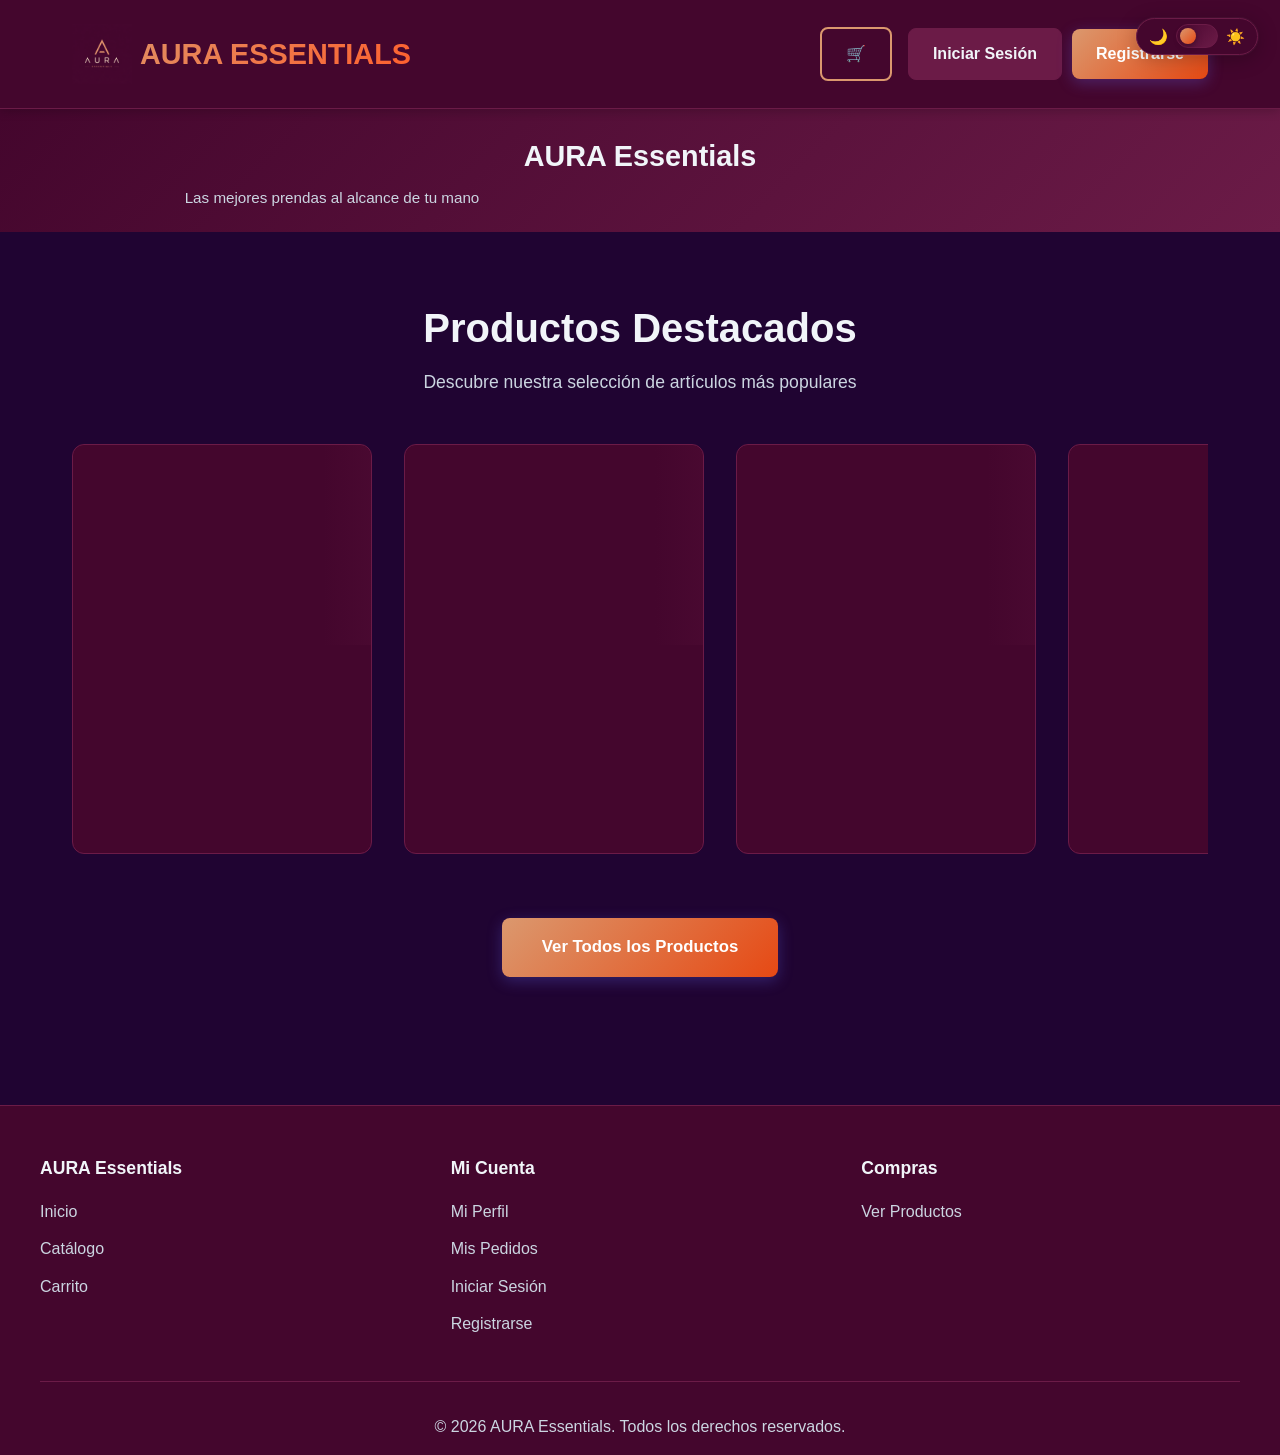
<file: IU/index.html>
<!DOCTYPE html>
<html lang="es">
<head>
  <meta charset="UTF-8">
  <meta name="viewport" content="width=device-width, initial-scale=1.0">
  <title>AURA Essentials</title>
  <link rel="icon" type="image/png" href="img/dark_logo.png">
  <link rel="stylesheet" href="style/styles.css">
  <link rel="stylesheet" href="style/sidebar-styles.css">
</head>
<body>
  <div id="navbar-container"></div>

  <section class="hero" id="inicio">
    <h1>AURA Essentials</h1>
    <p class="center">Las mejores prendas al alcance de tu mano</p>
  </section>

  <section class="products-section" id="productos">
    <div class="section-header">
      <h2>Productos Destacados</h2>
      <p>Descubre nuestra selección de artículos más populares</p>
    </div>
    <div class="products-grid" id="productsContainer">
    </div>
    <div class="section-footer">
      <a href="products.html" class="btn btn-primary">Ver Todos los Productos</a>
    </div>
  </section>

  <div id="footer-container"></div>

  <script src="js/config.js"></script>
  <script src="js/theme-switch.js"></script>

  <script src="js/add-to-cart.js"></script>
  <script src="js/product-card.js"></script>
  <script src="js/featured.js"></script>
  <script src="js/sidebar-manager.js"></script>
  <script src="js/navbar.js"></script>
  <script src="js/footer.js"></script>
  <script src="js/toast.js"></script>
</body>
</html>
</file>
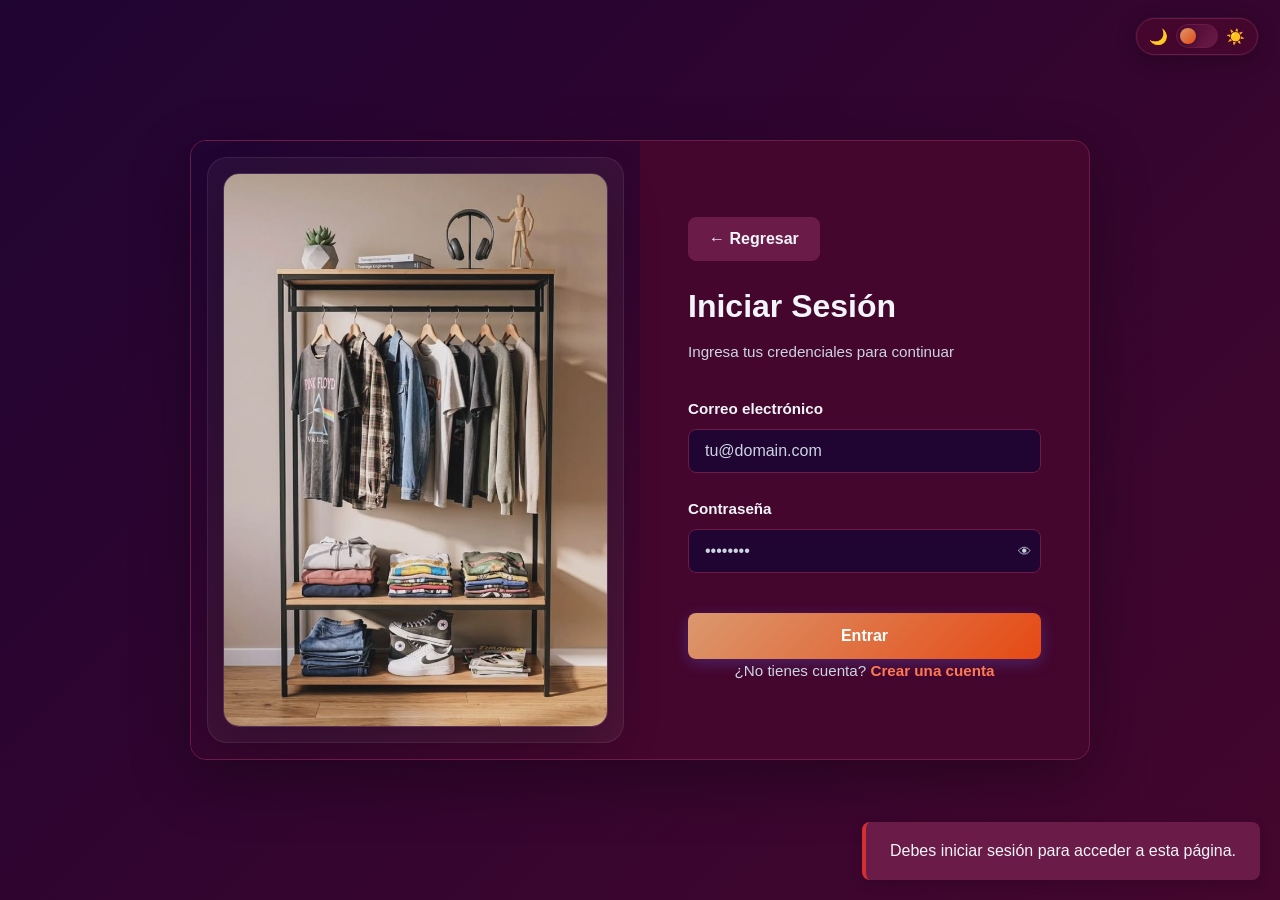
<file: IU/admin-dashboard.html>
<!DOCTYPE html>
<html lang="es">
<head>
  <meta charset="UTF-8">
  <meta name="viewport" content="width=device-width, initial-scale=1.0">
  <title>Panel de Admin - AURA Essentials</title>
  <link rel="icon" type="image/png" href="img/dark_logo.png">
  <link rel="stylesheet" href="style/styles.css">
  <link rel="stylesheet" href="style/sidebar-styles.css">
  <link rel="stylesheet" href="style/admin-styles.css">
  <script src="js/auth.js"></script>
</head>
<body style="display: none;">
  <div id="navbar-container"></div>

  <main class="section admin-main">

    <!-- HEADER DEL PANEL -->
    <div class="dashboard-header">
      <div class="dashboard-intro">
        <h1>Panel de Administración</h1>
        <p>Gestiona productos, usuarios, categorías, tags y más desde aquí.</p>
      </div>
      <a href="index.html" class="btn btn-outline">Volver al Inicio</a>
    </div>

    <!-- STATS -->
    <div class="stats-grid">
      <article class="stat-card">
        <h3>Usuarios</h3>
        <p id="statUsers">—</p>
        <span>Registrados en total</span>
      </article>
      <article class="stat-card">
        <h3>Productos</h3>
        <p id="statProducts">—</p>
        <span>En el catálogo</span>
      </article>
      <article class="stat-card">
        <h3>Categorías</h3>
        <p id="statCategories">—</p>
        <span>Activas</span>
      </article>
      <article class="stat-card">
        <h3>Ventas Totales</h3>
        <p id="statSalesAmount">$0.00</p>
        <span>Ingresos</span>
      </article>
      <article class="stat-card">
        <h3>Pedidos</h3>
        <p id="statSalesCount">—</p>
        <span>Registrados</span>
      </article>
    </div>

    <!-- TABS DE NAVEGACIÓN -->
    <div class="admin-tabs">
      <button class="admin-tab active" data-tab="productos">Productos</button>
      <button class="admin-tab" data-tab="usuarios">Usuarios</button>
      <button class="admin-tab" data-tab="ventas">Ventas</button>
      <button class="admin-tab" data-tab="categorias">Categorías</button>
      <button class="admin-tab" data-tab="tags">Tags</button>
      <button class="admin-tab" data-tab="colores">Colores</button>
      <button class="admin-tab" data-tab="tallas">Tallas</button>
    </div>

    <!-- ===================== TAB: PRODUCTOS ===================== -->
    <section class="tab-content active" id="tab-productos">
      <div class="section-actions">
        <h2>Productos</h2>
        <button class="btn btn-primary" id="btnNuevoProducto">+ Nuevo Producto</button>
      </div>

      <!-- FORMULARIO CREAR/EDITAR PRODUCTO -->
      <div class="admin-form-panel" id="formProducto" style="display:none">
        <h3 id="formProductoTitle">Crear Producto</h3>
        <div class="form-grid">
          <input type="hidden" id="productoId">
          <div class="form-group">
            <label>Nombre *</label>
            <input type="text" id="productoNombre" placeholder="Nombre del producto">
          </div>
          <div class="form-group">
            <label>Precio *</label>
            <input type="number" id="productoPrecio" placeholder="0.00" step="0.01" min="0">
          </div>
          <div class="form-group">
            <label>Categoría</label>
            <select id="productoCategoriaId">
              <option value="">Sin categoría</option>
            </select>
          </div>
          <div class="form-group">
            <label>Descuento (%)</label>
            <input type="number" id="productoDescuento" placeholder="0" min="0" max="100" value="0">
          </div>
          <div class="form-group checkbox-group" style="align-items: center; padding-top: 1.5rem;">
            <label><input type="checkbox" id="productoActivo" checked> Activo</label>
            <label><input type="checkbox" id="productoDestacado"> Destacado</label>
          </div>
          <div class="form-group" style="grid-column: span 2;">
            <label>Tags (Ctrl+click para múltiples)</label>
            <select id="productoTags" multiple style="height: 100px; padding: 0.5rem;"></select>
          </div>
        </div>
        <div class="form-actions">
          <button class="btn btn-primary" id="btnGuardarProducto">Guardar</button>
          <button class="btn btn-outline" id="btnCancelarProducto">Cancelar</button>
        </div>
      </div>

      <div class="table-panel">
        <div class="table-search">
          <input type="text" id="searchProducto" placeholder="Buscar producto por nombre...">
          <select id="filterCategoriaAdmin" style="padding: 0.5rem; border-radius: 4px; border: 1px solid var(--border-color); background: var(--surface); color: var(--text-primary);"><option value="">Todas las categorías</option></select>
          <select id="filterEstadoAdmin" style="padding: 0.5rem; border-radius: 4px; border: 1px solid var(--border-color); background: var(--surface); color: var(--text-primary);">
            <option value="true">Activos</option>
            <option value="false">Inactivos</option>
            <option value="">Todos</option>
          </select>
          <button class="btn btn-outline" id="btnBuscarProducto">Buscar / Filtrar</button>
          <button class="btn btn-outline" id="btnTodosProductos">Limpiar</button>
        </div>
        <table id="tablaProductos">
          <thead>
            <tr>
              <th>ID</th><th>Nombre</th><th>Precio</th><th>Categoría</th>
              <th>Descuento</th><th>Estado</th><th>Destacado</th><th>Acciones</th>
            </tr>
          </thead>
          <tbody id="bodyProductos"><tr><td colspan="8">Cargando...</td></tr></tbody>
        </table>
        <div class="pagination" id="paginacionProductos"></div>
      </div>
    </section>

    <!-- Modal Gestion de Variantes -->
    <div class="admin-modal" id="modalVariantes" style="display:none">
      <div class="modal-content" style="max-width: 800px; width: 90%; max-height: 90vh; overflow-y: auto;">
        <div style="display: flex; justify-content: space-between; align-items: center; margin-bottom: 1rem;">
          <h2 id="modalVariantesTitle">Variantes de Producto</h2>
          <button class="btn btn-outline" id="btnCerrarModalVariantes">Cerrar</button>
        </div>
        
        <div style="margin-bottom: 1rem;">
          <button class="btn btn-primary" id="btnNuevaVariante">+ Añadir Variante</button>
        </div>

        <div class="admin-form-panel" id="formVariante" style="display:none; margin-bottom: 2rem;">
          <h3 id="formVarianteTitle">Crear Variante</h3>
          <div class="form-grid">
            <input type="hidden" id="varianteId">
            <input type="hidden" id="varianteProductoId">
            <input type="hidden" id="varianteImageUrl">
            <div class="form-group">
              <label>Color</label>
              <select id="varianteColorId"><option value="">Sin color</option></select>
            </div>
            <div class="form-group">
              <label>Talla</label>
              <select id="varianteTallaId"><option value="">Sin talla</option></select>
            </div>
            <div class="form-group">
              <label>Stock *</label>
              <input type="number" id="varianteStock" placeholder="0" min="0">
            </div>
            <div class="form-group">
              <label>Subir imagen (obligatorio) <span class="required" style="color: var(--error);">*</span></label>
              <input type="file" id="varianteImageFile" accept="image/*">
              <div style="margin-top: 10px; font-size: 0.85em; color: var(--text-secondary); font-weight: 500;">O elige una imagen ya subida para este producto:</div>
              <div id="varianteImageGallery" style="display: flex; flex-wrap: wrap; gap: 8px; margin-top: 8px;"></div>
            </div>
          </div>
          <div class="form-actions">
            <button class="btn btn-primary" id="btnGuardarVariante">Guardar</button>
            <button class="btn btn-outline" id="btnCancelarVariante">Cancelar</button>
          </div>
        </div>

        <div class="table-panel">
          <table id="tablaVariantes">
            <thead>
              <tr>
                <th>ID</th><th>Imagen</th><th>Color</th><th>Talla</th>
                <th>Stock</th><th>Estado</th><th>Acciones</th>
              </tr>
            </thead>
            <tbody id="bodyVariantes"><tr><td colspan="7">Cargando...</td></tr></tbody>
          </table>
        </div>
      </div>
    </div>

    <!-- ===================== TAB: USUARIOS ===================== -->
    <section class="tab-content" id="tab-usuarios">
      <div class="section-actions">
        <h2>Usuarios</h2>
        <button class="btn btn-primary" id="btnNuevoUsuario">+ Nuevo Usuario</button>
      </div>
      <div class="table-panel">
        <div class="table-search">
          <select id="searchUsuarioTipo" style="padding: 0.5rem; border: 1px solid var(--border-color); border-radius: 8px; background: var(--surface); color: var(--text-primary); margin-right: 0.5rem;">
            <option value="nombre">Nombre</option>
            <option value="email">Email</option>
          </select>
          <input type="text" id="searchUsuario" placeholder="Buscar usuario...">
          <button class="btn btn-outline" id="btnBuscarUsuario">Buscar</button>
          <button class="btn btn-outline" id="btnTodosUsuarios">Ver todos</button>
        </div>
        <table id="tablaUsuarios">
          <thead>
            <tr>
              <th>Nombre Completo</th><th>Email</th>
              <th>Teléfono</th><th>Dirección</th><th>Estado</th><th>Rol</th><th>Fecha Registro</th><th>Último Acceso</th><th>Acciones</th>
            </tr>
          </thead>
          <tbody id="bodyUsuarios"><tr><td colspan="9">Cargando...</td></tr></tbody>
        </table>
      </div>

      <!-- Modal Editar Usuario -->
      <div class="admin-modal" id="modalRol" style="display:none">
        <div class="modal-content" style="max-width: 500px; width: 90%;">
          <h3 id="modalUsuarioTitle">Editar Usuario</h3>
          <div class="form-grid">
            <div class="form-group">
              <label>Nombre</label>
              <input type="text" id="modalUsuarioFirstName">
            </div>
            <div class="form-group">
              <label>Apellido</label>
              <input type="text" id="modalUsuarioLastName">
            </div>
            <div class="form-group" style="grid-column: span 2;">
              <label>Email</label>
              <input type="email" id="modalUsuarioEmail">
            </div>
            <div class="form-group">
              <label>Teléfono</label>
              <input type="text" id="modalUsuarioPhone">
            </div>
            <div class="form-group" style="grid-column: span 2;">
              <label>Dirección</label>
              <input type="text" id="modalUsuarioAddress">
            </div>
            <div class="form-group">
              <label>Rol</label>
              <select id="modalRolRole">
                <option value="USER">USER</option>
                <option value="ADMIN">ADMIN</option>
              </select>
            </div>
            <div class="form-group">
              <label>Estado</label>
              <select id="modalUsuarioActive">
                <option value="true">Activo</option>
                <option value="false">Inactivo</option>
              </select>
            </div>
            <div class="form-group">
              <label>Nueva Contraseña (opcional)</label>
              <input type="password" id="modalUsuarioPassword" placeholder="Dejar en blanco para no cambiar">
            </div>
            <div class="form-group">
              <label>Confirmar Contraseña</label>
              <input type="password" id="modalUsuarioConfirmPassword" placeholder="Repite la contraseña">
            </div>
          </div>
          <div class="form-actions" style="margin-top: 1.5rem;">
            <button class="btn btn-primary" id="btnConfirmarRol">Guardar Cambios</button>
            <button class="btn btn-outline" id="btnCancelarRol">Cancelar</button>
          </div>
        </div>
      </div>
    </section>

    <!-- ===================== TAB: VENTAS ===================== -->
    <section class="tab-content" id="tab-ventas">
      <div class="section-actions">
        <h2>Ventas / Pedidos</h2>
      </div>

      <div class="table-panel">
        <table id="tablaVentas">
          <thead>
            <tr><th>ID</th><th>Usuario</th><th>Fecha</th><th>Total</th><th>Estado</th><th>Acciones</th></tr>
          </thead>
          <tbody id="bodyVentas"><tr><td colspan="6">Cargando...</td></tr></tbody>
        </table>
      </div>

      <!-- Modal Editar Venta -->
      <div class="admin-modal" id="modalVenta" style="display:none">
        <div class="modal-content" style="max-width: 600px; width: 90%;">
          <h3>Editar Venta #<span id="modalVentaIdDisplay"></span></h3>
          <input type="hidden" id="modalVentaId">
          <div class="form-grid">
            <div class="form-group">
              <label>Estado de Venta</label>
              <select id="modalVentaStatus">
                <option value="PENDING">PENDING</option>
                <option value="PAID">PAID</option>
                <option value="CANCELLED">CANCELLED</option>
                <option value="REFUNDED">REFUNDED</option>
              </select>
            </div>
            <div class="form-group" style="grid-column: span 2;">
              <label>Dirección de Envío</label>
              <input type="text" id="modalVentaAddress">
            </div>
            <div class="form-group" style="grid-column: span 2;">
              <label>Reporte de Estado (Notas)</label>
              <input type="text" id="modalVentaReport">
            </div>
            <div class="form-group" style="grid-column: span 2; border: 1px solid var(--danger-color, #ff4d4f); padding: 1rem; border-radius: 8px;">
              <label style="color: var(--danger-color, #ff4d4f);">Zona de Peligro: Confirmación</label>
              <p style="font-size: 0.85rem; margin-bottom: 0.5rem; opacity: 0.8;">Para guardar los cambios, escribe la palabra <strong>confirmar</strong> en el campo de abajo.</p>
              <input type="text" id="modalVentaConfirm" placeholder="Escribe confirmar...">
            </div>
          </div>
          <div class="form-actions" style="margin-top: 1.5rem;">
            <button class="btn btn-primary" id="btnGuardarVenta" disabled>Guardar Cambios</button>
            <button class="btn btn-outline" id="btnCancelarVenta">Cancelar</button>
          </div>
        </div>
      </div>
    </section>

    <!-- Modal Ver Pago -->
    <div class="admin-modal" id="modalPago" style="display:none">
      <div class="modal-content" style="max-width: 600px; width: 90%;">
        <div style="display:flex;justify-content:space-between;align-items:center;">
          <h3>Historial de Pagos de Venta #<span id="modalPagoSaleId"></span></h3>
          <button class="btn btn-outline btn-sm" id="btnCerrarModalPago">Cerrar</button>
        </div>
        <table class="table" style="width: 100%; margin-top: 1rem; text-align: left;">
          <thead>
            <tr>
              <th>ID Pago</th>
              <th>Método</th>
              <th>Monto</th>
              <th>Estado</th>
              <th>Fecha</th>
            </tr>
          </thead>
          <tbody id="bodyModalPagos">
          </tbody>
        </table>
      </div>
    </div>

    <!-- ===================== TAB: CATEGORÍAS ===================== -->
    <section class="tab-content" id="tab-categorias">
      <div class="section-actions">
        <h2>Categorías</h2>
        <button class="btn btn-primary" id="btnNuevaCategoria">+ Nueva Categoría</button>
      </div>

      <div class="admin-form-panel" id="formCategoria" style="display:none">
        <h3 id="formCategoriaTitle">Crear Categoría</h3>
        <div class="form-grid">
          <input type="hidden" id="categoriaId">
          <div class="form-group">
            <label>Nombre *</label>
            <input type="text" id="categoriaNombre" placeholder="Nombre de la categoría">
          </div>
        </div>
        <div class="form-actions">
          <button class="btn btn-primary" id="btnGuardarCategoria">Guardar</button>
          <button class="btn btn-outline" id="btnCancelarCategoria">Cancelar</button>
        </div>
      </div>

      <div class="table-panel">
        <table id="tablaCategorias">
          <thead>
            <tr><th>ID</th><th>Nombre</th><th>Estado</th><th>Acciones</th></tr>
          </thead>
          <tbody id="bodyCategorias"><tr><td colspan="3">Cargando...</td></tr></tbody>
        </table>
        <div class="pagination" id="paginacionCategorias"></div>
      </div>
    </section>

    <!-- ===================== TAB: TAGS ===================== -->
    <section class="tab-content" id="tab-tags">
      <div class="section-actions">
        <h2>Tags</h2>
        <button class="btn btn-primary" id="btnNuevoTag">+ Nuevo Tag</button>
      </div>

      <div class="admin-form-panel" id="formTag" style="display:none">
        <h3 id="formTagTitle">Crear Tag</h3>
        <div class="form-grid">
          <input type="hidden" id="tagId">
          <div class="form-group">
            <label>Nombre *</label>
            <input type="text" id="tagNombre" placeholder="Nombre del tag">
          </div>
        </div>
        <div class="form-actions">
          <button class="btn btn-primary" id="btnGuardarTag">Guardar</button>
          <button class="btn btn-outline" id="btnCancelarTag">Cancelar</button>
        </div>
      </div>

      <div class="table-panel">
        <table id="tablaTags">
          <thead>
            <tr><th>ID</th><th>Nombre</th><th>Acciones</th></tr>
          </thead>
          <tbody id="bodyTags"><tr><td colspan="3">Cargando...</td></tr></tbody>
        </table>
        <div class="pagination" id="paginacionTags"></div>
      </div>
    </section>

    <!-- ===================== TAB: COLORES ===================== -->
    <section class="tab-content" id="tab-colores">
      <div class="section-actions">
        <h2>Colores</h2>
        <button class="btn btn-primary" id="btnNuevoColor">+ Nuevo Color</button>
      </div>

      <div class="admin-form-panel" id="formColor" style="display:none">
        <h3 id="formColorTitle">Crear Color</h3>
        <div class="form-grid">
          <input type="hidden" id="colorId">
          <div class="form-group">
            <label>Nombre *</label>
            <input type="text" id="colorNombre" placeholder="Ej: Rojo">
          </div>

        </div>
        <div class="form-actions">
          <button class="btn btn-primary" id="btnGuardarColor">Guardar</button>
          <button class="btn btn-outline" id="btnCancelarColor">Cancelar</button>
        </div>
      </div>

      <div class="table-panel">
        <table id="tablaColores">
          <thead>
            <tr><th>ID</th><th>Nombre</th><th>Acciones</th></tr>
          </thead>
          <tbody id="bodyColores"><tr><td colspan="3">Cargando...</td></tr></tbody>
        </table>
        <div class="pagination" id="paginacionColores"></div>
      </div>
    </section>

    <!-- ===================== TAB: TALLAS ===================== -->
    <section class="tab-content" id="tab-tallas">
      <div class="section-actions">
        <h2>Tallas</h2>
        <button class="btn btn-primary" id="btnNuevaTalla">+ Nueva Talla</button>
      </div>

      <div class="admin-form-panel" id="formTalla" style="display:none">
        <h3 id="formTallaTitle">Crear Talla</h3>
        <div class="form-grid">
          <input type="hidden" id="tallaId">
          <div class="form-group">
            <label>Nombre *</label>
            <input type="text" id="tallaNombre" placeholder="Ej: XL">
          </div>
        </div>
        <div class="form-actions">
          <button class="btn btn-primary" id="btnGuardarTalla">Guardar</button>
          <button class="btn btn-outline" id="btnCancelarTalla">Cancelar</button>
        </div>
      </div>

      <div class="table-panel">
        <table id="tablaTallas">
          <thead>
            <tr><th>ID</th><th>Nombre</th><th>Acciones</th></tr>
          </thead>
          <tbody id="bodyTallas"><tr><td colspan="3">Cargando...</td></tr></tbody>
        </table>
        <div class="pagination" id="paginacionTallas"></div>
      </div>
    </section>
    
    <!-- Modal Detalles Venta -->
    <div class="admin-modal" id="modalDetallesVenta" style="display:none">
      <div class="modal-content" style="max-width: 600px;">
        <h3>Productos de la Venta #<span id="modalDetallesVentaSaleId"></span></h3>
        <table class="table" style="width: 100%; margin-top: 1rem;">
          <thead>
            <tr>
              <th>ID Variante</th>
              <th>Producto</th>
              <th>Cantidad</th>
              <th>Subtotal</th>
            </tr>
          </thead>
          <tbody id="bodyDetallesVenta">
          </tbody>
        </table>
        <div class="form-actions" style="margin-top: 1.5rem;">
          <button class="btn btn-outline" id="btnCerrarModalDetallesVenta">Cerrar</button>
        </div>
      </div>
    </div>

  </main>

  <div id="footer-container"></div>

  <script src="js/config.js"></script>
  <script src="js/theme-switch.js"></script>
  <script src="js/navbar.js"></script>
  <script src="js/footer.js"></script>
  <script src="js/toast.js"></script>
  <script src="js/admin-core.js"></script>
  <script src="js/admin-products.js"></script>
  <script src="js/admin-users.js"></script>
  <script src="js/admin-orders.js"></script>
</body>
</html>
</file>
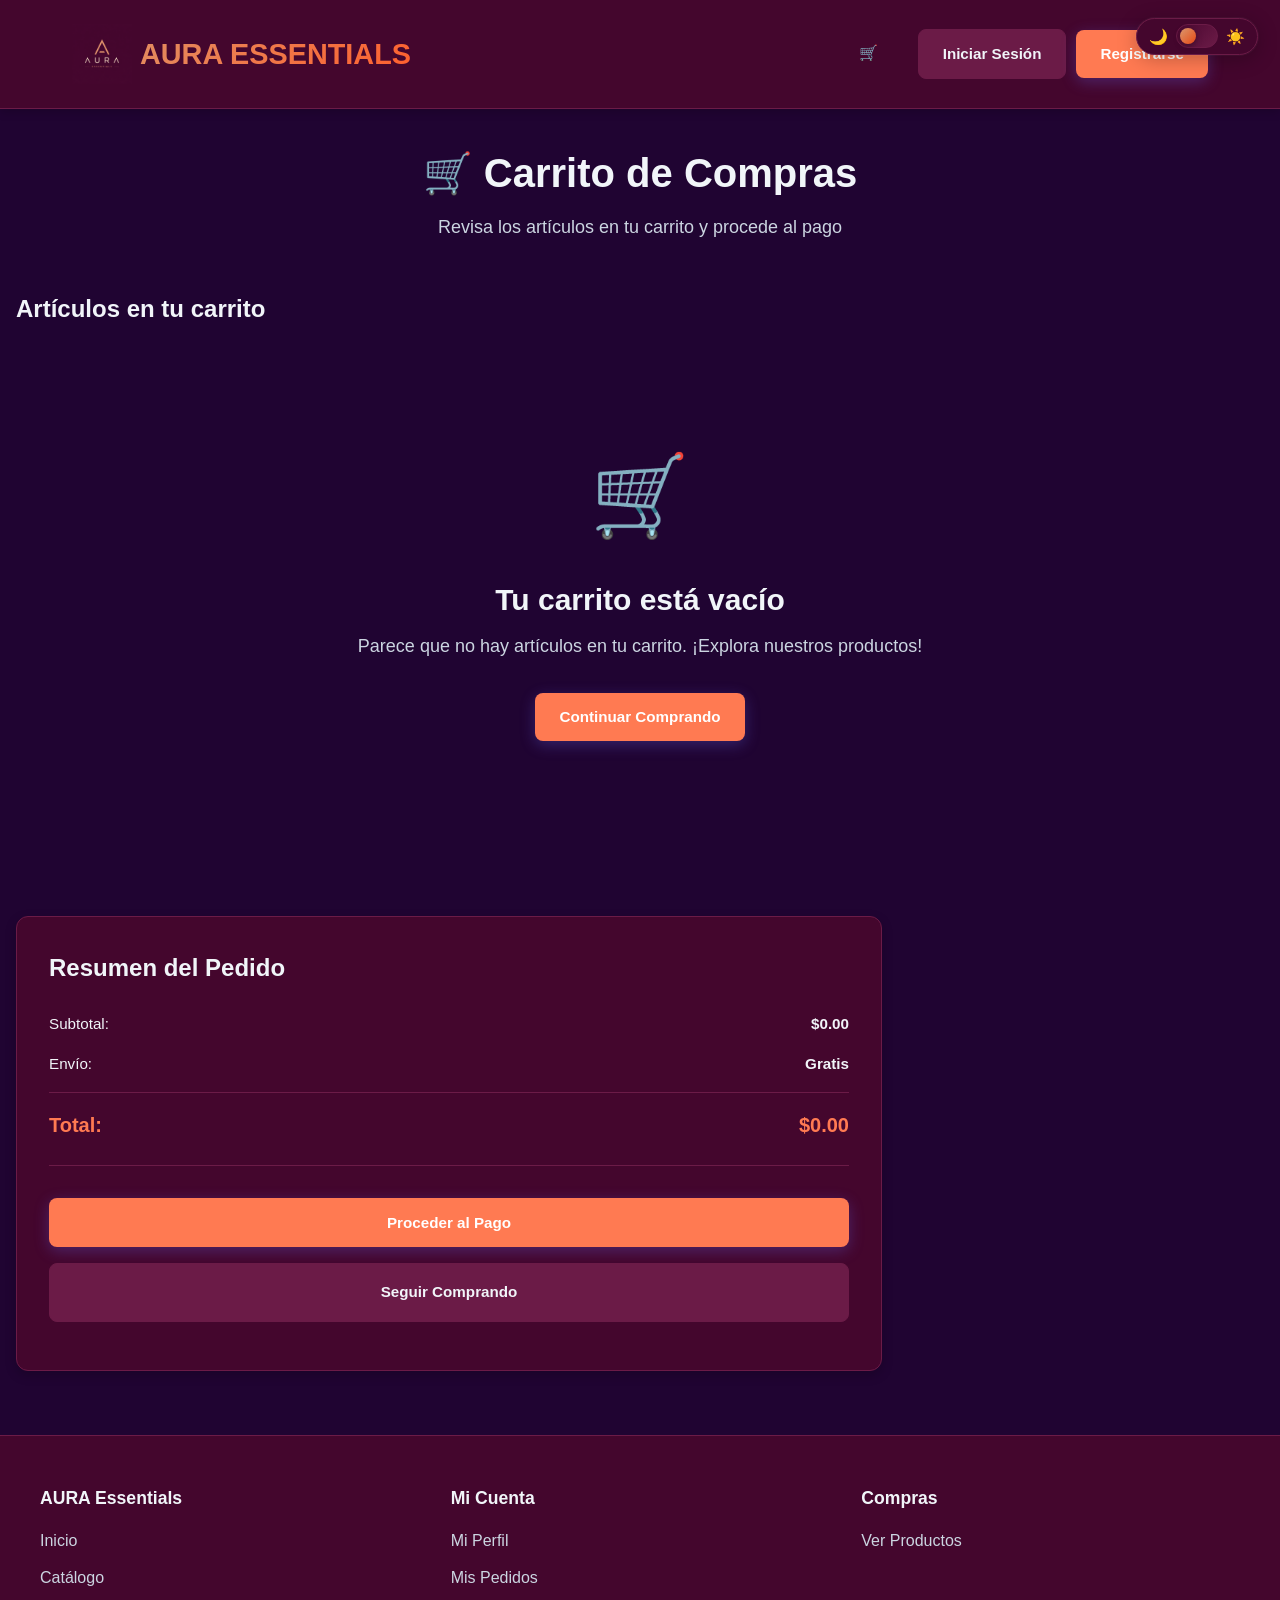
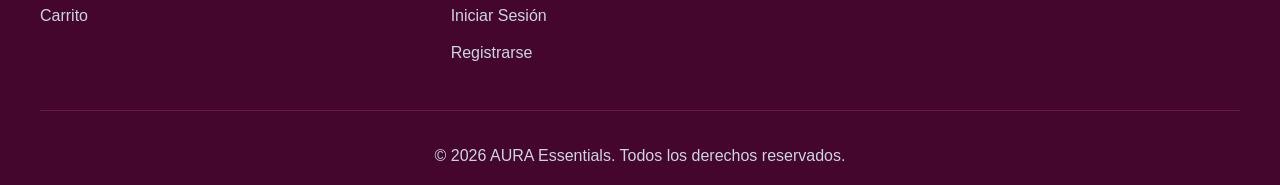
<file: IU/cart.html>
<!DOCTYPE html>
<html lang="es">

<head>
    <meta charset="UTF-8">
    <meta name="viewport" content="width=device-width, initial-scale=1.0">
    <title>Carrito de Compras - AURA Essentials</title>
    <link rel="icon" type="image/png" href="img/dark_logo.png">
    <link rel="stylesheet" href="style/styles.css">
    <link rel="stylesheet" href="style/sidebar-styles.css">
    <link rel="stylesheet" href="style/cart-styles.css">
</head>

<body>
    <div id="navbar-container"></div>
    <div id="sidebar"></div>

    <main class="main-container">
        <div class="container">
            <div class="cart-header">
                <h1>🛒 Carrito de Compras</h1>
                <p class="cart-subtitle">Revisa los artículos en tu carrito y procede al pago</p>
            </div>

            <div class="cart-content">
                <section class="cart-items-section">
                    <h2>Artículos en tu carrito</h2>
                    <div id="cartItemsContainer" class="cart-items-container">
                        <div class="cart-loading">
                            <div class="spinner"></div>
                            <p>Cargando carrito...</p>
                        </div>
                    </div>
                </section>

                <div id="emptyCartMessage" class="empty-cart" style="display: none;">
                    <div class="empty-cart-content">
                        <div class="empty-cart-icon">🛒</div>
                        <h2>Tu carrito está vacío</h2>
                        <p>Parece que no hay artículos en tu carrito. ¡Explora nuestros productos!</p>
                        <a href="products.html" class="btn btn-primary">Continuar Comprando</a>
                    </div>
                </div>

                <aside class="cart-summary">
                    <h2>Resumen del Pedido</h2>
                    <div class="summary-content">
                        <div class="summary-row">
                            <span>Subtotal:</span>
                            <span id="subtotal">$0.00</span>
                        </div>
                        <div class="summary-row">
                            <span>Envío:</span>
                            <span id="shipping">Gratis</span>
                        </div>
                        <div class="summary-row total">
                            <span>Total:</span>
                            <span id="total">$0.00</span>
                        </div>
                    </div>
                    <button id="checkoutBtn" class="btn btn-primary btn-large" onclick="proceedToCheckout()">
                        Proceder al Pago
                    </button>
                    <a href="products.html" class="btn btn-secondary btn-large">
                        Seguir Comprando
                    </a>
                </aside>
            </div>

        </div>
    </main>

    <div id="footer-container"></div>

    <!-- Modals -->
    <div id="quantityModal" class="modal">
        <div class="modal-content">
            <span class="close" onclick="closeModal('quantityModal')">&times;</span>
            <h3>Cambiar Cantidad</h3>
            <div class="quantity-selector">
                <button onclick="decreaseQty()" class="qty-btn">−</button>
                <input type="number" id="modalQuantity" min="1" max="99">
                <button onclick="increaseQty()" class="qty-btn">+</button>
            </div>
            <button onclick="updateQuantity()" class="btn btn-primary">Actualizar</button>
            <button onclick="closeModal('quantityModal')" class="btn btn-secondary">Cancelar</button>
        </div>
    </div>

    <div id="confirmModal" class="modal">
        <div class="modal-content">
            <span class="close" onclick="closeModal('confirmModal')">&times;</span>
            <h3>Confirmar eliminación</h3>
            <p id="confirmMessage"></p>
            <div class="modal-actions">
                <button onclick="confirmRemove()" class="btn btn-danger">Eliminar</button>
                <button onclick="closeModal('confirmModal')" class="btn btn-secondary">Cancelar</button>
            </div>
        </div>
    </div>

    <div id="successModal" class="modal">
        <div class="modal-content success-modal">
            <div class="success-icon">✓</div>
            <h3 id="successTitle">¡Éxito!</h3>
            <p id="successMessage"></p>
            <button onclick="closeModal('successModal')" class="btn btn-primary">Aceptar</button>
        </div>
    </div>

    <script src="js/config.js"></script>
  <script src="js/theme-switch.js"></script>

    <script src="js/add-to-cart.js"></script>
    <script src="js/cart.js"></script>
    <script src="js/sidebar-manager.js"></script>
    <script src="js/navbar.js"></script>
    <script src="js/footer.js"></script>
    <script src="js/toast.js"></script>
</body>

</html>
</file>
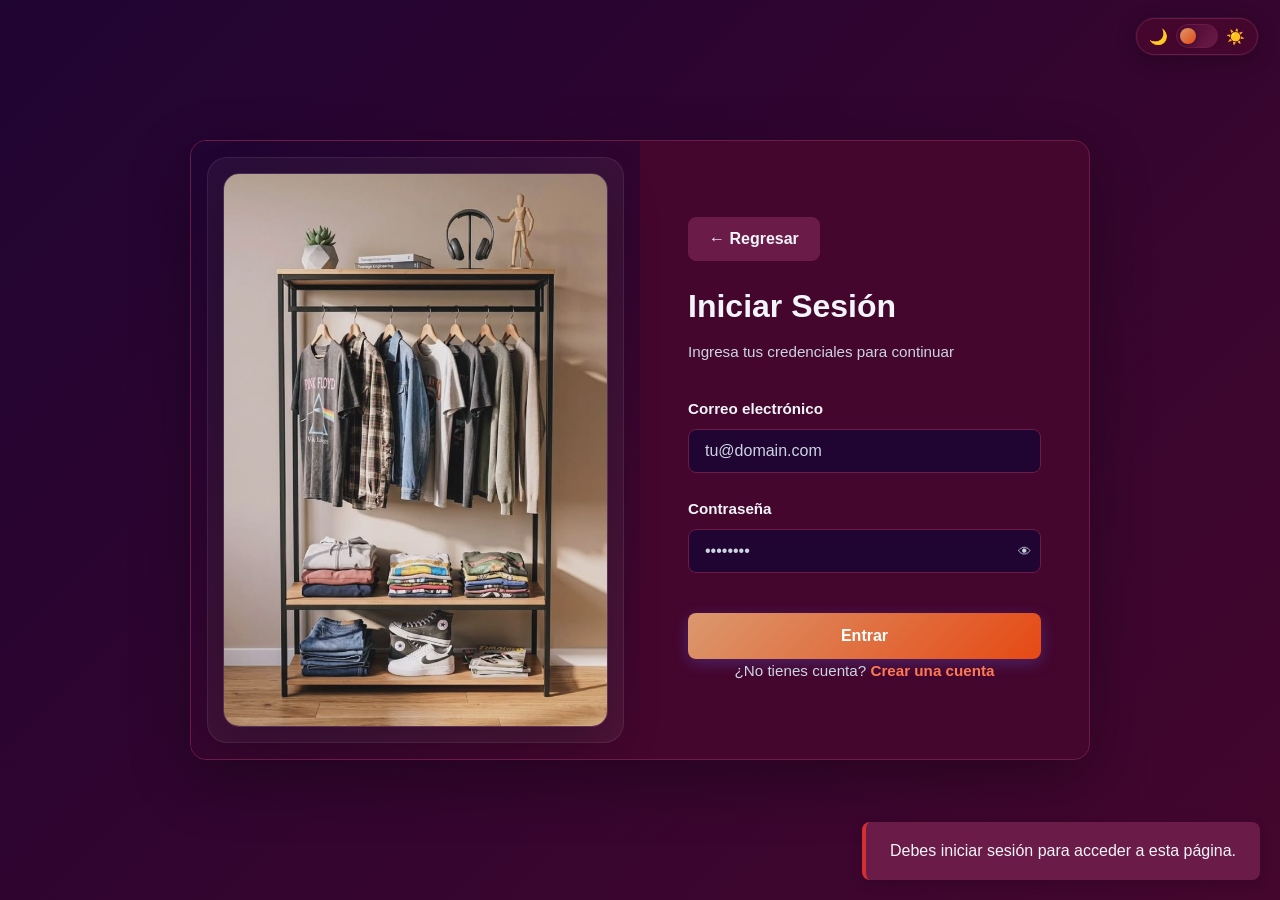
<file: IU/checkout.html>
<!DOCTYPE html>
<html lang="es">
<head>
    <meta charset="UTF-8">
    <meta name="viewport" content="width=device-width, initial-scale=1.0">
    <title>Pago - AURA Essentials</title>
    <link rel="icon" type="image/png" href="img/dark_logo.png">
    <link rel="stylesheet" href="style/styles.css">
    <link rel="stylesheet" href="style/sidebar-styles.css">
    <link rel="stylesheet" href="style/checkout-styles.css">
    <script src="js/config.js"></script>
  <script src="js/auth.js"></script>
</head>
<body>
    <!-- ==================== HEADER Y NAVEGACIÓN ==================== -->
    <div id="navbar-container"></div>

    <!-- Sidebar Navigation -->
    <div id="sidebar"></div>

    <main class="main-container">
        <div class="container">
            <!-- Page Header -->
            <div class="checkout-header">
                <h1>💳 Completar Compra</h1>
                <div class="checkout-steps">
                    <div class="step active">
                        <span class="step-number">1</span>
                        <span class="step-label">Pago</span>
                    </div>
                    <div class="step">
                        <span class="step-number">2</span>
                        <span class="step-label">Confirmación</span>
                    </div>
                </div>
            </div>

            <!-- Checkout Content -->
            <div class="checkout-content">
                <!-- Forms Section -->
                <section class="checkout-forms">
                    
                    <div class="form-section" style="background: rgba(59, 130, 246, 0.05); border: 1px solid rgba(59, 130, 246, 0.2); margin-bottom: 2rem;">
                        <h2>📍 Dirección de Envío</h2>
                        <p id="checkoutAddressDisplay" style="color: var(--text-color); margin-bottom: 1rem; font-weight: 500;">Cargando dirección...</p>
                        <p style="color: var(--text-light); margin-bottom: 1rem; font-size: 0.9rem;">
                            Para cambiar la dirección de envío o facturación, por favor diríjase a su perfil.
                        </p>
                        <a href="profile.html" class="btn btn-secondary" style="display: inline-block;">Ir a Mi Perfil</a>
                    </div>

                    <!-- Payment Information -->
                    <div class="form-section">
                        <h2>💳 Información de Pago</h2>
                        
                        <div class="payment-methods">
                            <div class="payment-method">
                                <input type="radio" name="payment" id="card" value="card" checked>
                                <label for="card">Tarjeta de Crédito/Débito</label>
                            </div>
                            <div class="payment-method">
                                <input type="radio" name="payment" id="paypal" value="paypal">
                                <label for="paypal">PayPal</label>
                            </div>
                            <div class="payment-method">
                                <input type="radio" name="payment" id="bank" value="bank">
                                <label for="bank">Transferencia Bancaria</label>
                            </div>
                        </div>

                        <!-- Card Payment Form -->
                        <form id="cardPaymentForm">
                            <div class="form-group">
                                <label for="cardName">Nombre en la Tarjeta *</label>
                                <input type="text" id="cardName" placeholder="Como aparece en la tarjeta" required>
                            </div>

                            <div class="form-group">
                                <label for="cardNumber">Número de Tarjeta *</label>
                                <input type="text" id="cardNumber" placeholder="1234 5678 9012 3456" maxlength="19" required>
                            </div>

                            <div class="form-row">
                                <div class="form-group">
                                    <label for="expiry">Vencimiento (MM/AA) *</label>
                                    <input type="text" id="expiry" placeholder="MM/AA" maxlength="5" required>
                                </div>
                                <div class="form-group">
                                    <label for="cvv">CVV *</label>
                                    <input type="text" id="cvv" placeholder="123" maxlength="4" required>
                                </div>
                            </div>


                        </form>
                    </div>

                    <!-- Order Summary (Mobile) -->
                    <div class="order-summary-mobile">
                        <h3>Resumen del Pedido</h3>
                        <div id="mobileSummary"></div>
                    </div>
                </section>

                <!-- Order Summary (Desktop) -->
                <aside class="order-summary">
                    <h2>Resumen del Pedido</h2>
                    <div id="orderItems" class="order-items">
                        <!-- Items will be loaded here -->
                    </div>

                    <div class="summary-details">
                        <div class="summary-row">
                            <span>Subtotal:</span>
                            <span id="summarySubtotal">$0.00</span>
                        </div>
                        <div class="summary-row total">
                            <span>Total:</span>
                            <span id="summaryTotal">$0.00</span>
                        </div>
                    </div>

                    <button id="completeOrderBtn" class="btn btn-primary btn-large" onclick="completeOrder()">
                        Completar Compra
                    </button>
                    <a href="cart.html" class="btn btn-secondary btn-large">
                        ← Volver al Carrito
                    </a>

                    <div class="payment-security">
                        <p>🔒 Tu información de pago está segura y encriptada</p>
                    </div>
                </aside>
            </div>
        </div>
    </main>

    <div id="footer-container"></div>

    <!-- Success Modal -->
    <div id="successModal" class="modal">
        <div class="modal-content success-modal">
            <div class="success-icon">✓</div>
            <h3>¡Pedido Completado!</h3>
            <p id="orderNumber"></p>
            <p class="success-message">Tu pedido ha sido recibido exitosamente y el pago fue aprobado.</p>
            <div class="modal-actions">
                <button onclick="goToOrders()" class="btn btn-primary">Ver Mis Pedidos</button>
                <button onclick="continueShopping()" class="btn btn-secondary">Seguir Comprando</button>
            </div>
        </div>
    </div>

    <!-- Error Modal -->
    <div id="errorModal" class="modal">
        <div class="modal-content error-modal">
            <span class="close" onclick="closeModal('errorModal')">&times;</span>
            <div class="error-icon">✕</div>
            <h3>Error en el Pago</h3>
            <p id="errorMessage"></p>
            <button onclick="closeModal('errorModal')" class="btn btn-primary">Intentar de Nuevo</button>
        </div>
    </div>

    <!-- Scripts -->
    <script src="js/theme-switch.js"></script>

    <script src="js/add-to-cart.js"></script>
    <script src="js/checkout.js"></script>
    <script src="js/sidebar-manager.js"></script>
    <script src="js/navbar.js"></script>
    <script src="js/footer.js"></script>
    <script src="js/toast.js"></script>
</body>
</html>
</file>
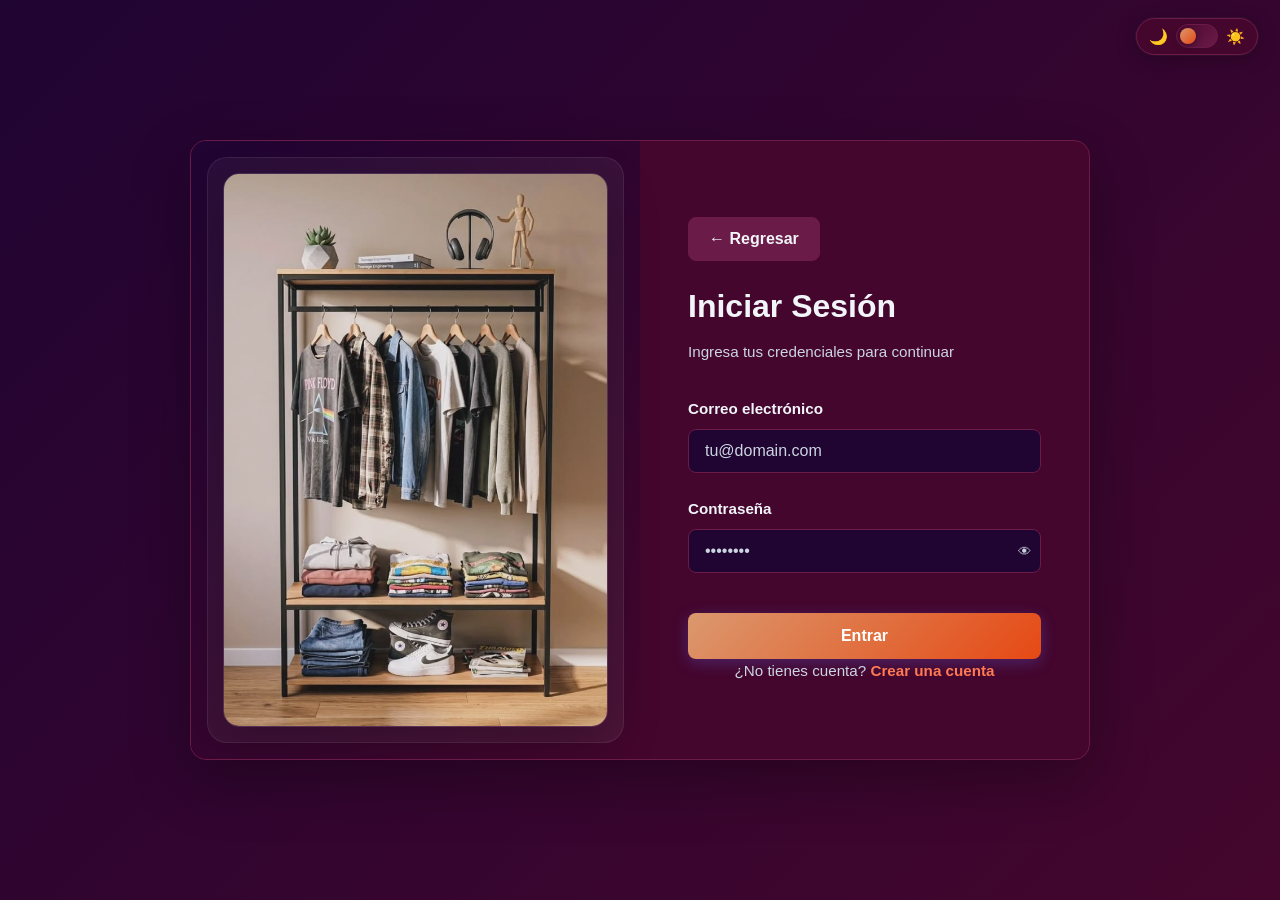
<file: IU/login.html>
<!DOCTYPE html>
<html lang="es">
<head>
  <meta charset="UTF-8">
  <meta name="viewport" content="width=device-width, initial-scale=1.0">
  <title>Iniciar Sesión - AURA Essentials</title>
  <link rel="icon" type="image/png" href="img/dark_logo.png">
  <link rel="stylesheet" href="style/styles.css">
  <link rel="stylesheet" href="style/sidebar-styles.css">
  <style>
    .modal {
      display: none;
      position: fixed;
      z-index: 1000;
      left: 0;
      top: 0;
      width: 100%;
      height: 100%;
      background-color: rgba(0,0,0,0.5);
      backdrop-filter: blur(4px);
    }
    .modal-content {
      background-color: var(--surface);
      margin: 10% auto;
      padding: 2rem;
      border: 1px solid var(--border-color);
      width: 90%;
      max-width: 500px;
      border-radius: 12px;
      box-shadow: 0 20px 25px -5px rgba(0, 0, 0, 0.1);
      text-align: center;
    }
    .error-icon {
      font-size: 4rem;
      color: var(--error);
      margin-bottom: 1rem;
    }
  </style>
</head>
<body>
  <div class="auth-container">
    <div class="auth-wrapper">
      <div class="auth-side">
        <div class="image-panel">
          <img src="img/login_image.jpg" alt="Exhibición de ropa" class="auth-image" />
        </div>
      </div>

      <div class="form-container">
        <div class="form-header">
          <div>
            <button type="button" class="btn btn-secondary back-button" onclick="window.location.href='index.html'">← Regresar</button>
            <div class="form-intro">
              <h2>Iniciar Sesión</h2>
              <p>Ingresa tus credenciales para continuar</p>
            </div>
          </div>
          <button id="themeToggle" class="btn btn-outline theme-toggle" type="button">Modo oscuro</button>
        </div>

        <form id="loginForm">
          <div class="form-group">
            <label for="email">Correo electrónico</label>
            <input 
              type="email" 
              id="email" 
              name="email"
              placeholder="tu@domain.com" 
              autocomplete="email"
              required
            />
          </div>

          <div class="form-group">
            <label for="password">Contraseña</label>
            <div style="position: relative;">
              <input 
                type="password" 
                id="password" 
                name="password"
                placeholder="••••••••" 
                autocomplete="current-password"
                required
                style="padding-right: 40px; width: 100%; box-sizing: border-box;"
              />
              <button type="button" class="toggle-password" onclick="togglePasswordVisibility('password')" style="position: absolute; right: 10px; top: 50%; transform: translateY(-50%); background: none; border: none; cursor: pointer; color: var(--text-secondary);">👁</button>
            </div>
          </div>

          

          <div class="form-actions">
            <button type="submit" class="btn btn-primary form-submit">Entrar</button>
          </div>
        </form>

        <p class="form-footer">
          ¿No tienes cuenta?
          <a href="register.html">Crear una cuenta</a>
        </p>
      </div>
    </div>
  </div>

  <!-- Inactive Account Modal -->
  <div id="inactiveModal" class="modal">
    <div class="modal-content">
      <div class="error-icon">✕</div>
      <h3>Cuenta Inactiva</h3>
      <p style="margin-bottom: 1.5rem; color: var(--text-secondary);">Tu cuenta está inactiva y no puedes iniciar sesión en este momento. Por favor, contacta al soporte.</p>
      <button onclick="document.getElementById('inactiveModal').style.display='none'" class="btn btn-primary" style="width: auto; padding: 10px 20px;">Aceptar</button>
    </div>
  </div>

  <script src="js/config.js"></script>
  <script src="js/login.js"></script>
  <script src="js/theme-switch.js"></script>
  <script>
    function togglePasswordVisibility(id) {
      const input = document.getElementById(id);
      const btn = input.nextElementSibling;
      if (input.type === 'password') {
        input.type = 'text';
        btn.textContent = '🙈';
      } else {
        input.type = 'password';
        btn.textContent = '👁';
      }
    }
  </script>
  <script src="js/sidebar-manager.js"></script>
  <script src="js/navbar.js"></script>
  <script src="js/toast.js"></script>
</body>
</html>
</file>
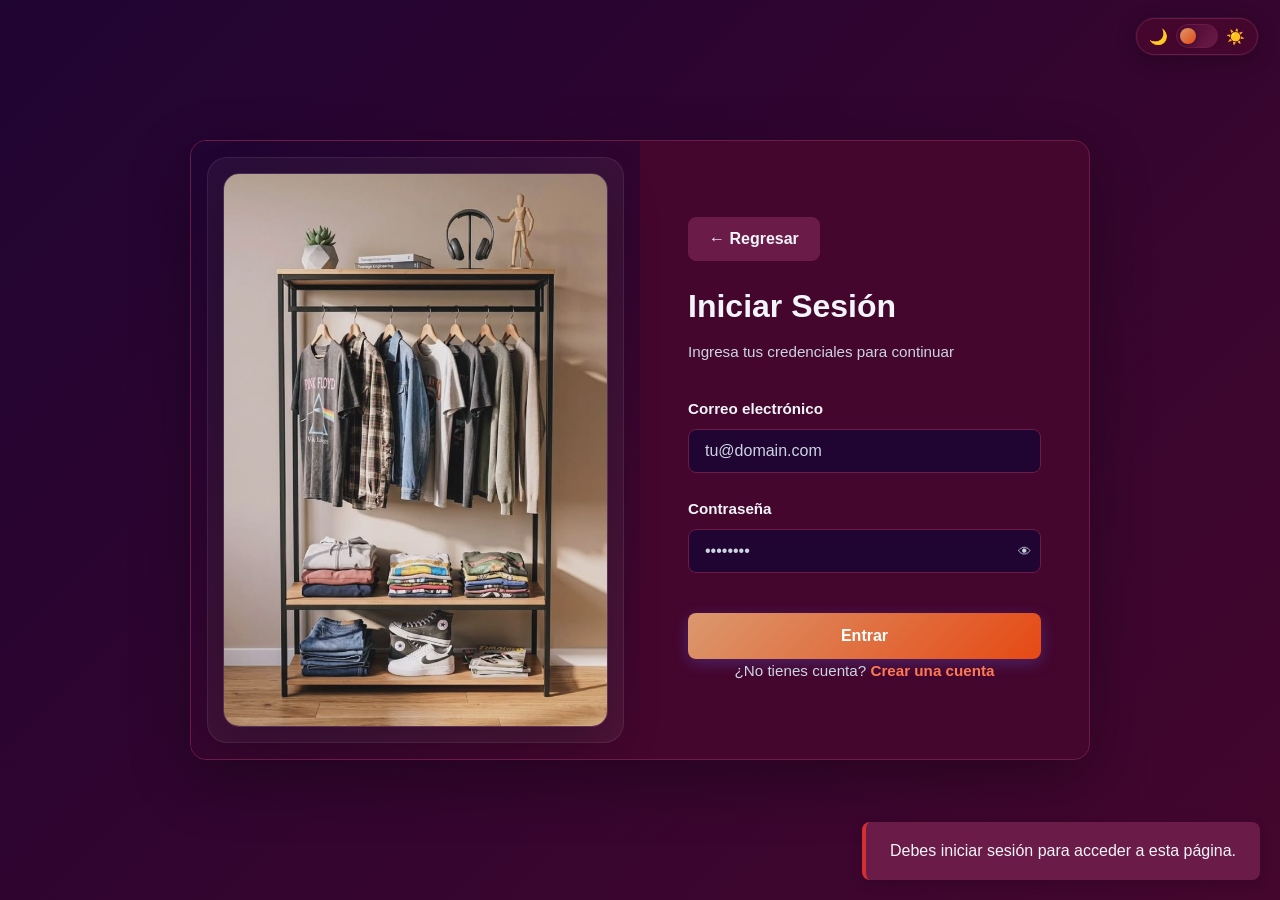
<file: IU/orders.html>
<!DOCTYPE html>
<html lang="es">
<head>
    <meta charset="UTF-8">
    <meta name="viewport" content="width=device-width, initial-scale=1.0">
    <title>Mis Pedidos - AURA Essentials</title>
    <link rel="icon" type="image/png" href="img/dark_logo.png">
    <link rel="stylesheet" href="style/styles.css">
    <link rel="stylesheet" href="style/sidebar-styles.css">
    <script src="js/config.js"></script>
  <script src="js/auth.js"></script>
    <style>
        .orders-container {
            max-width: 1000px;
            margin: 2rem auto;
            padding: 0 1rem;
        }
        
        .order-card {
            background: var(--surface);
            border: 1px solid var(--border-color);
            border-radius: 12px;
            padding: 1.5rem;
            margin-bottom: 1.5rem;
            box-shadow: 0 4px 6px -1px rgba(0, 0, 0, 0.1);
        }
        
        .order-header {
            display: flex;
            justify-content: space-between;
            align-items: flex-start;
            border-bottom: 1px solid var(--border-color);
            padding-bottom: 1rem;
            margin-bottom: 1rem;
        }

        .order-id {
            font-size: 1.25rem;
            font-weight: 600;
            color: var(--text-primary);
        }

        .order-date {
            color: var(--text-secondary);
            font-size: 0.9rem;
            margin-top: 0.25rem;
        }
        
        .order-status {
            padding: 0.5rem 1rem;
            border-radius: 9999px;
            font-weight: 500;
            font-size: 0.875rem;
            text-transform: uppercase;
        }

        .status-PENDING { background-color: #fef3c7; color: #92400e; }
        .status-PAID { background-color: #d1fae5; color: #065f46; }
        .status-CANCELLED { background-color: #fee2e2; color: #991b1b; }
        .status-REFUNDED { background-color: #e0e7ff; color: #3730a3; }

        .order-details {
            display: flex;
            justify-content: space-between;
            align-items: center;
        }

        .order-total {
            font-size: 1.25rem;
            font-weight: bold;
            color: var(--primary);
        }

        .order-actions {
            display: flex;
            gap: 1rem;
            margin-top: 1rem;
            padding-top: 1rem;
            border-top: 1px solid var(--border-color);
        }

        .order-report {
            margin-top: 1rem;
            padding: 1rem;
            background: var(--surface-muted);
            border-radius: 8px;
            font-size: 0.9rem;
            color: var(--text-secondary);
        }

        .no-orders {
            text-align: center;
            padding: 3rem;
            color: var(--text-secondary);
            background: var(--surface);
            border-radius: 12px;
            border: 1px dashed var(--border-color);
        }

        /* Modal Styles */
        .modal {
            display: none;
            position: fixed;
            z-index: 1000;
            left: 0;
            top: 0;
            width: 100%;
            height: 100%;
            background-color: rgba(0,0,0,0.5);
            backdrop-filter: blur(4px);
            overflow-y: auto;
            display: none; /* Default hide */
            align-items: center; /* Vertical center if flex */
        }

        .modal-content {
            background-color: var(--surface);
            margin: 5vh auto;
            padding: 2rem;
            border: 1px solid var(--border-color);
            width: 90%;
            max-width: 600px;
            max-height: 90vh;
            overflow-y: auto;
            border-radius: 12px;
            box-shadow: 0 20px 25px -5px rgba(0, 0, 0, 0.1);
        }

        .modal-content h3 {
            margin-top: 0;
            margin-bottom: 1rem;
            color: var(--text-primary);
        }

        .modal-content textarea {
            width: 100%;
            height: 100px;
            padding: 0.75rem;
            border: 1px solid var(--border-color);
            border-radius: 8px;
            background-color: var(--background);
            color: var(--text-primary);
            margin-bottom: 1rem;
            resize: vertical;
        }

        .modal-actions {
            display: flex;
            justify-content: flex-end;
            gap: 1rem;
        }

        @media print {
            body * {
                visibility: hidden;
            }
            #invoiceModal, #invoiceModal * {
                visibility: visible;
            }
            #invoiceModal {
                position: absolute;
                left: 0;
                top: 0;
                margin: 0;
                padding: 0;
                width: 100%;
                background: none;
            }
            .modal-content {
                box-shadow: none;
                border: none;
                margin: 0;
                padding: 0;
                max-width: 100%;
            }
            .modal-actions {
                display: none !important;
            }
        }
    </style>
</head>
<body>
    <div id="navbar-container"></div>

    <main class="orders-container">
        <h1 style="margin-bottom: 2rem;">Mis Pedidos</h1>
        
        <div id="ordersList">
            <div style="text-align: center; padding: 2rem;">Cargando pedidos...</div>
        </div>
    </main>

    <div id="footer-container"></div>

    <!-- Report Modal -->
    <div id="reportModal" class="modal">
        <div class="modal-content">
            <h3 id="reportModalTitle">Acción de Pedido</h3>
            <p style="margin-bottom: 1rem; color: var(--text-secondary);" id="reportModalDesc">Por favor ingresa un reporte de estado para esta acción:</p>
            <textarea id="statusReportText" placeholder="Ej: Pago verificado exitosamente..."></textarea>
            <div class="modal-actions">
                <button class="btn btn-outline" onclick="closeReportModal()">Cancelar</button>
                <button class="btn btn-primary" id="confirmActionBtn">Confirmar</button>
            </div>
        </div>
    </div>

    <!-- Invoice Modal -->
    <div id="invoiceModal" class="modal">
        <div class="modal-content" style="max-width: 600px;">
            <h3>🧾 Factura de Pago</h3>
            <div id="invoiceContent" style="margin-bottom: 1rem; color: var(--text-primary); font-size: 0.95rem; line-height: 1.5;">
                <!-- Content injected via JS -->
            </div>
            <div class="modal-actions" style="margin-top: 2rem;">
                <button class="btn btn-primary" onclick="printInvoice()">Imprimir Factura</button>
                <button class="btn btn-outline" onclick="closeInvoiceModal()">Cerrar</button>
            </div>
        </div>
    </div>

    <!-- Modal Detalles Venta -->
    <div id="modalDetallesVenta" class="modal">
        <div class="modal-content" style="max-width: 600px;">
            <h3>Productos de la Venta #<span id="modalDetallesVentaSaleId"></span></h3>
            <table style="width: 100%; margin-top: 1rem; border-collapse: collapse;">
                <thead>
                    <tr style="border-bottom: 1px solid var(--border-color);">
                        <th style="padding: 0.5rem;">Producto</th>
                        <th style="padding: 0.5rem;">Cantidad</th>
                        <th style="padding: 0.5rem;">Precio Unit.</th>
                        <th style="padding: 0.5rem;">Subtotal</th>
                    </tr>
                </thead>
                <tbody id="bodyDetallesVenta">
                </tbody>
            </table>
            <div class="modal-actions" style="margin-top: 1.5rem;">
                <button class="btn btn-outline" onclick="document.getElementById('modalDetallesVenta').style.display='none'">Cerrar</button>
            </div>
        </div>
    </div>

    <!-- Scripts -->
    <script src="js/navbar.js"></script>
    <script src="js/sidebar-manager.js"></script>
    <script src="js/footer.js"></script>
    <script src="js/orders.js"></script>
</body>
</html>
</file>
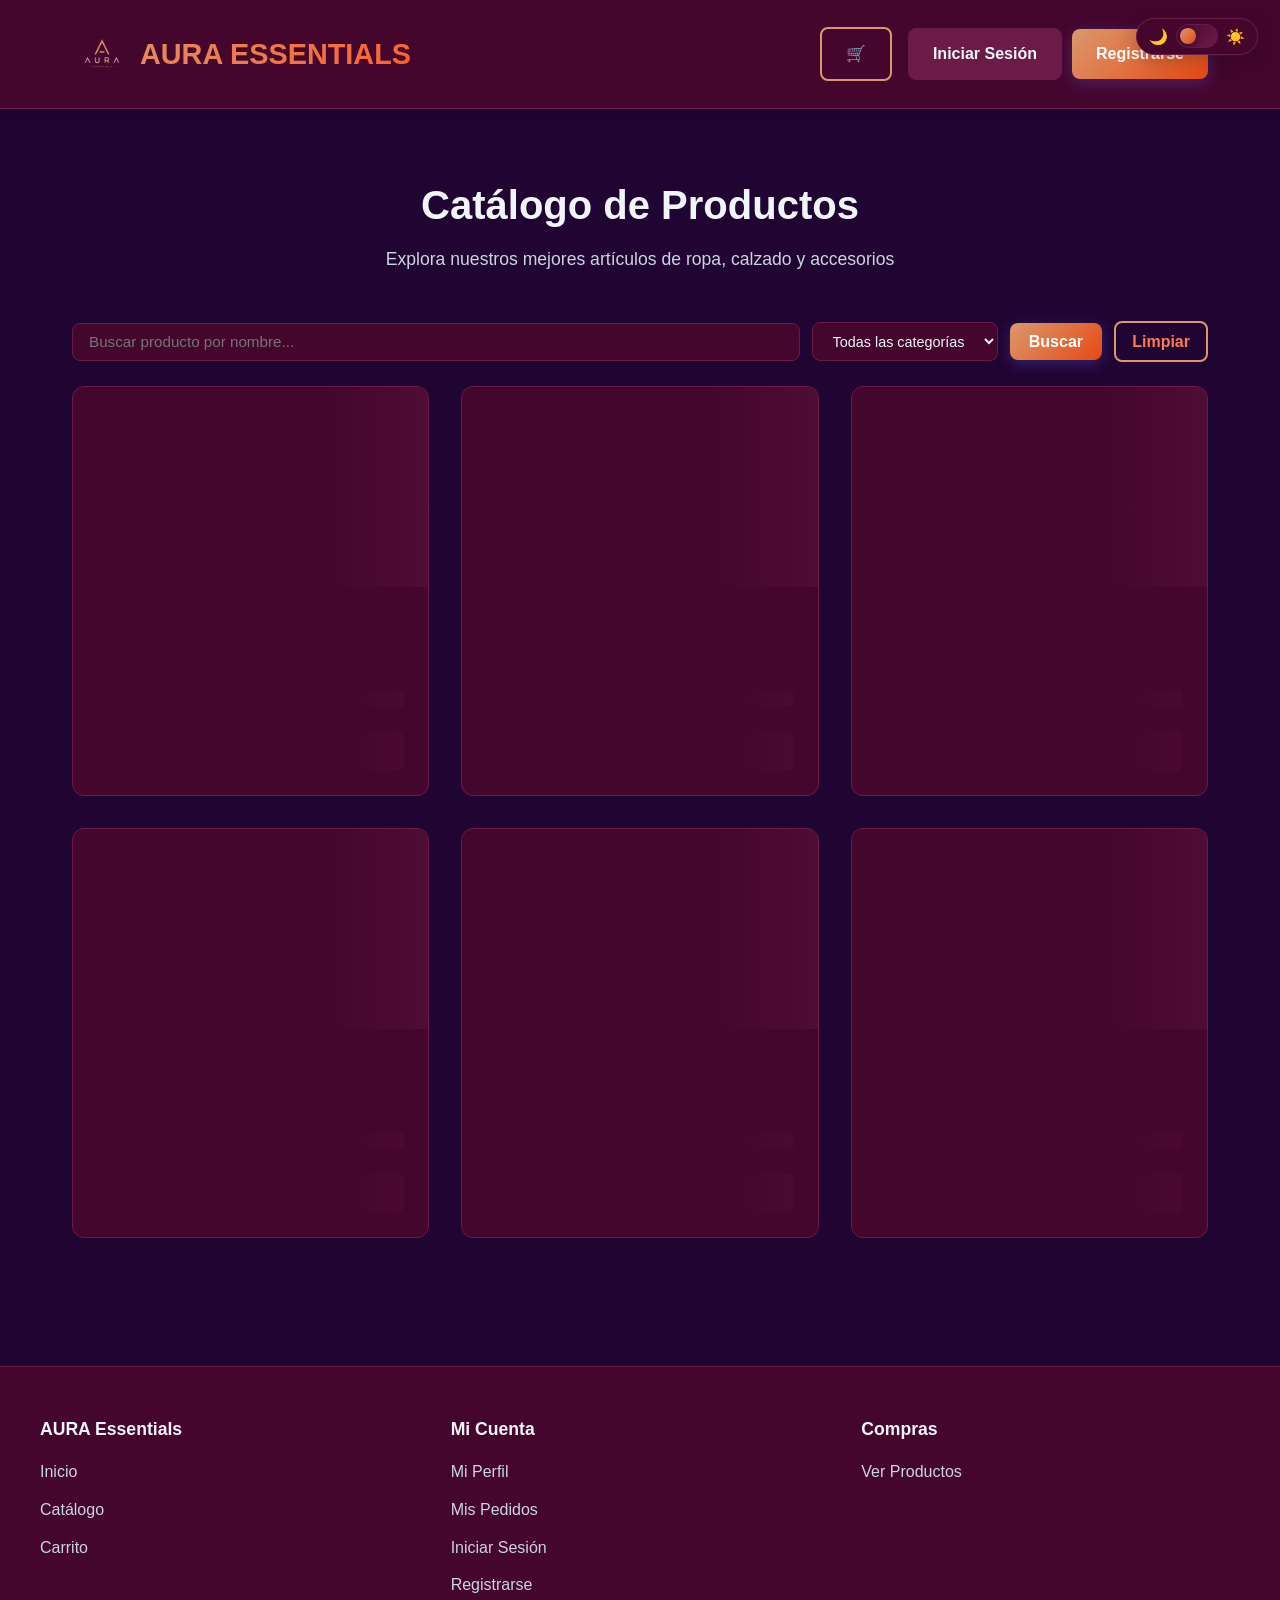
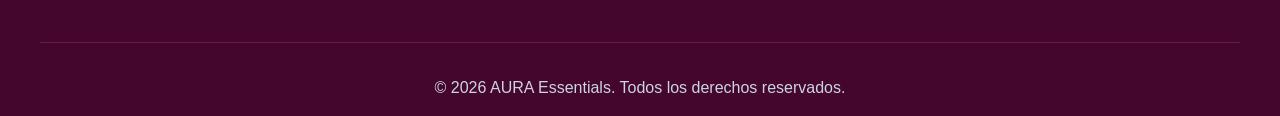
<file: IU/products.html>
<!DOCTYPE html>
<html lang="es">

<head>
  <meta charset="UTF-8">
  <meta name="viewport" content="width=device-width, initial-scale=1.0">
  <title>Productos - AURA Essentials</title>
  <link rel="icon" type="image/png" href="img/dark_logo.png">
  <link rel="stylesheet" href="style/styles.css">
  <link rel="stylesheet" href="style/sidebar-styles.css">
</head>

<body>
  <div id="navbar-container"></div>

  <main class="section">
    <div class="section-header">
      <h2>Catálogo de Productos</h2>
      <p>Explora nuestros mejores artículos de ropa, calzado y accesorios</p>
    </div>

    <div class="catalog-search-bar" style="display:flex;gap:0.75rem;flex-wrap:wrap;margin-bottom:1.5rem;align-items:center;">
      <input type="text" id="catalogSearchInput" placeholder="Buscar producto por nombre..." style="flex:1;min-width:200px;padding:0.6rem 1rem;border-radius:8px;border:1px solid var(--border-color);background:var(--surface);color:var(--text-primary);font-size:0.95rem;outline:none;">
      <select id="catalogCategoryFilter" style="padding:0.6rem 1rem;border-radius:8px;border:1px solid var(--border-color);background:var(--surface);color:var(--text-primary);font-size:0.9rem;outline:none;">
        <option value="">Todas las categorías</option>
      </select>
      <button id="catalogSearchBtn" class="btn btn-primary" style="padding:0.6rem 1.2rem;">Buscar</button>
      <button id="catalogClearBtn" class="btn btn-outline" style="padding:0.6rem 1rem;">Limpiar</button>
    </div>

    <div id="catalogResultCount" style="font-size:0.85rem;color:var(--text-secondary);margin-bottom:1rem;"></div>

    <div class="products-grid" id="productsGrid">
      <!-- Los productos se cargarán aquí con JavaScript -->
    </div>
  </main>

  <div id="footer-container"></div>
  <script src="js/config.js"></script>
  <script src="js/theme-switch.js"></script>

  <script src="js/add-to-cart.js"></script>
  <script src="js/product-card.js"></script>
  <script src="js/products.js"></script>
  <script src="js/sidebar-manager.js"></script>
  <script src="js/navbar.js"></script>
  <script src="js/footer.js"></script>
  <script src="js/toast.js"></script>
</body>
</html>
</file>
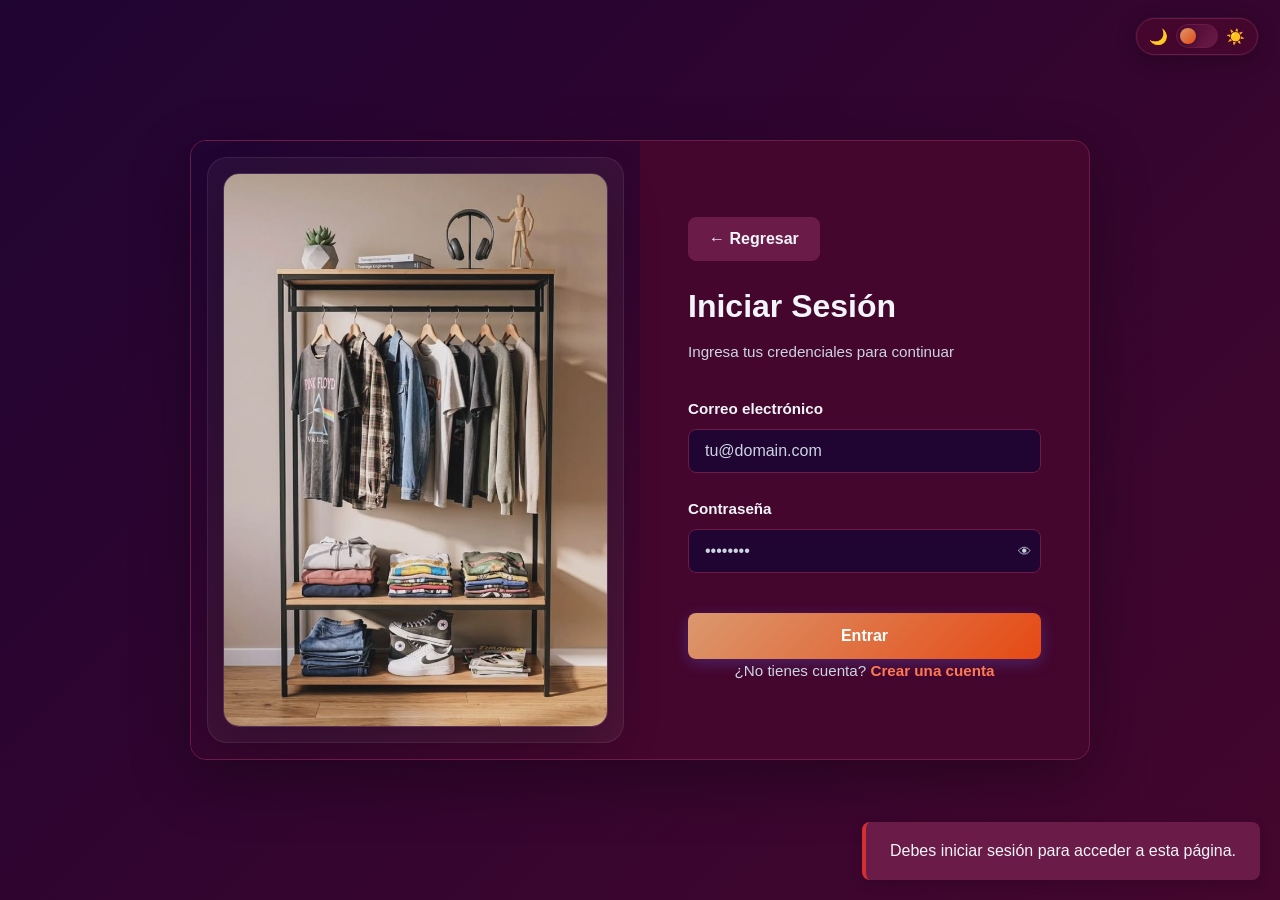
<file: IU/profile.html>
<!DOCTYPE html>
<html lang="es">
<head>
  <meta charset="UTF-8">
  <meta name="viewport" content="width=device-width, initial-scale=1.0">
  <title>Mi Perfil - AURA Essentials</title>
  <link rel="icon" type="image/png" href="img/dark_logo.png">
  <link rel="stylesheet" href="style/styles.css">
  <link rel="stylesheet" href="style/sidebar-styles.css">
  <script src="js/config.js"></script>
  <script src="js/auth.js"></script>
</head>
<body>
  <div id="navbar-container"></div>

  <main class="section">
    <div class="profile-header">
      <div class="profile-intro">
        <h1>Mi Perfil</h1>
        <p>Actualiza tu información personal y ajusta tus datos de usuario directamente desde aquí.</p>
      </div>
      <div>
        <a href="index.html" class="btn btn-outline">Volver al inicio</a>
      </div>
    </div>

    <div class="profile-page">
      <div class="dashboard-cards">
        <div class="dashboard-card">
          <h4>Fecha de Registro</h4>
          <p id="createdAtDisplay">Cargando...</p>
        </div>
        <div class="dashboard-card">
          <h4>Último Acceso</h4>
          <p id="lastAccessDisplay">Cargando...</p>
        </div>
        <div class="dashboard-card">
          <h4>Rol de Usuario</h4>
          <p id="roleDisplay">Cargando...</p>
        </div>
      </div>

      <section class="profile-panel">
        <article class="summary-card">
          <h3>Información de usuario</h3>
          <p>Modifica tu nombre, correo, teléfono y contraseña. Estos cambios se guardarán cuando termines y envíes el formulario. Dejar en blanco si no se quiere cambiar</p>
        </article>

        <article class="profile-panel">
          <form id="profileForm">
            <div class="form-group">
              <label for="fullname">Nombre completo</label>
              <input type="text" id="fullname" name="fullname" required>
            </div>
            <div class="form-group">
              <label for="email">Correo electrónico</label>
              <input type="email" id="email" name="email" required disabled>
              <small style="color: var(--text-secondary);">El correo no se puede modificar.</small>
            </div>
            <div class="form-group">
              <label for="phone">Teléfono</label>
              <input type="tel" id="phone" name="phone">
            </div>
            <div class="form-group">
              <label for="address">Dirección</label>
              <textarea id="address" name="address"></textarea>
            </div>
            <div class="form-group">
              <label for="currentPassword">Contraseña actual</label>
              <input type="password" id="currentPassword" name="currentPassword" placeholder="••••••••">
            </div>
            <div class="form-group">
              <label for="newPassword">Nueva contraseña</label>
              <input type="password" id="newPassword" name="newPassword" placeholder="••••••••">
            </div>
            <div class="form-actions" style="display: flex; justify-content: space-between; align-items: center; margin-top: 1rem;">
              <button type="submit" class="btn btn-primary">Guardar cambios</button>
              <button type="button" id="deactivateBtn" class="btn btn-danger">Dar de baja mi cuenta</button>
            </div>
          </form>
        </article>
      </section>
    </div>
  </main>

  <!-- Modal de Confirmación para Dar de Baja -->
  <div class="custom-modal-overlay" id="deactivateModal">
    <div class="custom-modal">
      <div class="custom-modal-icon">
        ⚠
      </div>
      <h3>¿Estás completamente seguro?</h3>
      <p>Esta acción desactivará tu cuenta y serás desconectado inmediatamente. Ya no podrás acceder a tu perfil a menos que un administrador reactive tu cuenta.</p>
      <div class="custom-modal-actions">
        <button class="btn btn-secondary" id="cancelDeactivateBtn">Cancelar</button>
        <button class="btn btn-danger" id="confirmDeactivateBtn">Sí, dar de baja</button>
      </div>
    </div>
  </div>

  <div id="footer-container"></div>

  <script src="js/profile.js"></script>
  <script src="js/theme-switch.js"></script>
  <script src="js/add-to-cart.js"></script>
  <script src="js/sidebar-manager.js"></script>
  <script src="js/navbar.js"></script>
  <script src="js/footer.js"></script>
  <script src="js/toast.js"></script>
</body>
</html>
</file>
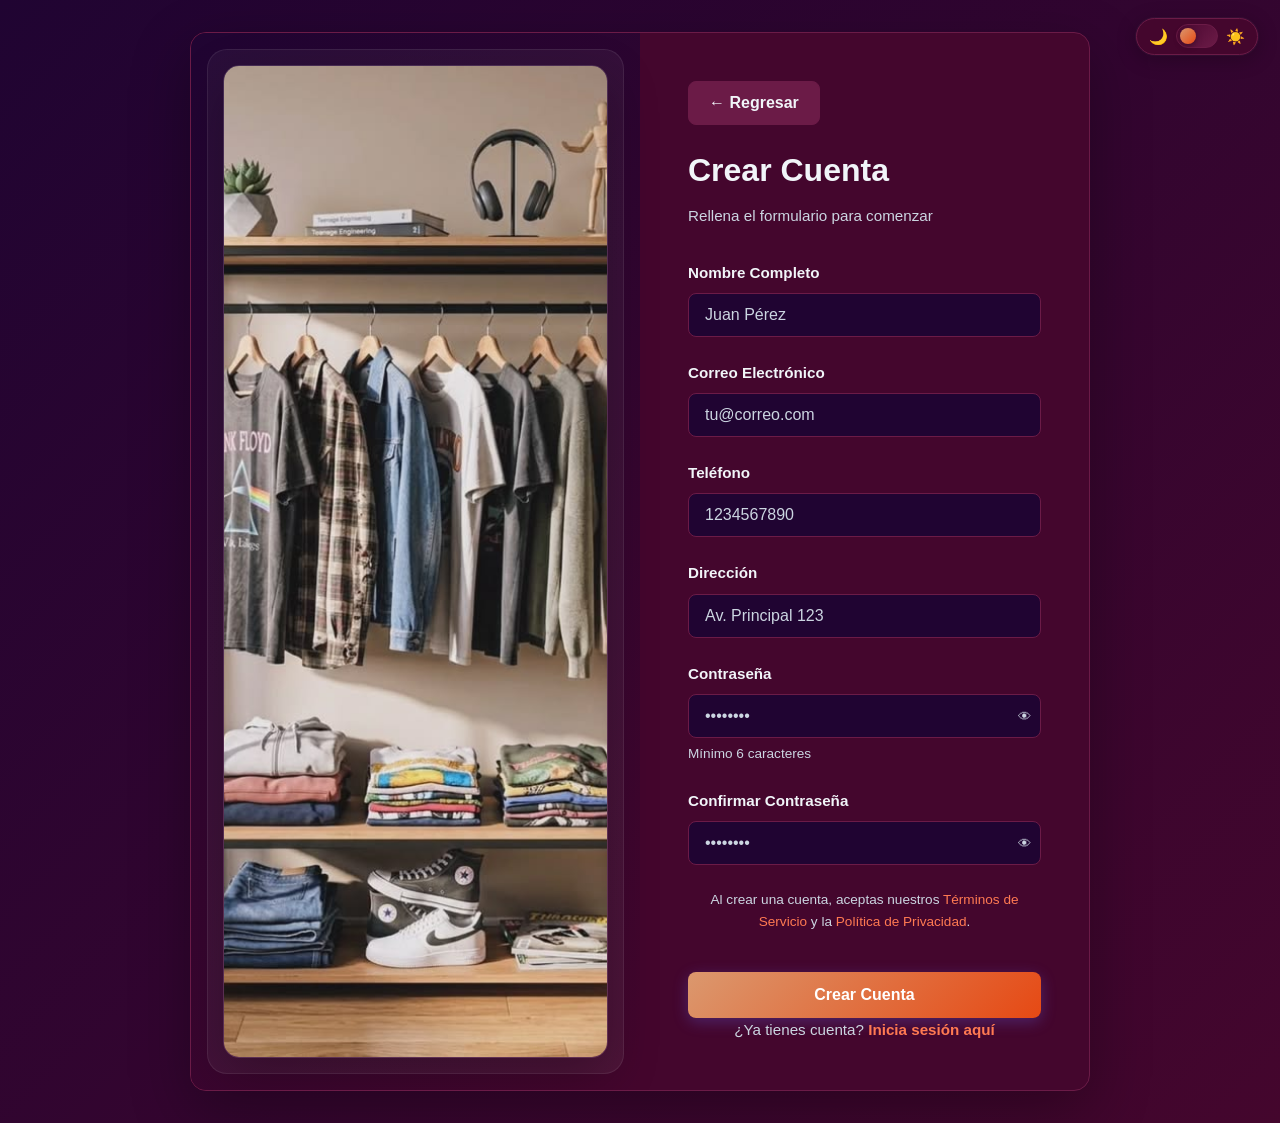
<file: IU/register.html>
<!DOCTYPE html>
<html lang="es">
<head>
  <meta charset="UTF-8">
  <meta name="viewport" content="width=device-width, initial-scale=1.0">
  <title>Crear Cuenta - AURA Essentials</title>
  <link rel="icon" type="image/png" href="img/dark_logo.png">
  <link rel="stylesheet" href="style/styles.css">
  <link rel="stylesheet" href="style/sidebar-styles.css">
</head>
<body>
  <div class="auth-container">
    <div class="auth-wrapper">
      <div class="auth-side">
        <div class="image-panel">
          <img src="img/login_image.jpg" alt="Exhibición de ropa" class="auth-image" />
        </div>
      </div>

      <div class="form-container">
        <div class="form-header">
          <div>
            <button type="button" class="btn btn-secondary back-button" onclick="window.location.href='index.html'">← Regresar</button>
            <div class="form-intro">
              <h2>Crear Cuenta</h2>
              <p>Rellena el formulario para comenzar</p>
            </div>
          </div>
          <button id="themeToggle" class="btn btn-outline theme-toggle" type="button">Modo oscuro</button>
        </div>

        <form id="registerForm">
          <div class="form-group">
            <label for="fullname">Nombre Completo</label>
            <input 
              type="text" 
              id="fullname" 
              name="fullname"
              placeholder="Juan Pérez" 
              required
            />
          </div>

          <div class="form-group">
            <label for="email">Correo Electrónico</label>
            <input 
              type="email" 
              id="email" 
              name="email"
              placeholder="tu@correo.com" 
              autocomplete="email"
              required
            />
          </div>

          <div class="form-group">
            <label for="phone">Teléfono</label>
            <input 
              type="tel" 
              id="phone" 
              name="phone"
              placeholder="1234567890"
              pattern="[0-9]{10}"
              title="Debe contener 10 dígitos"
              required
            />
          </div>

          <div class="form-group">
            <label for="address">Dirección</label>
            <input 
              type="text" 
              id="address" 
              name="address"
              placeholder="Av. Principal 123" 
              required
            />
          </div>

          <div class="form-group">
            <label for="password">Contraseña</label>
            <div style="position: relative;">
              <input 
                type="password" 
                id="password" 
                name="password"
                placeholder="••••••••" 
                autocomplete="new-password"
                required
                minlength="6"
                style="padding-right: 40px; width: 100%; box-sizing: border-box;"
              />
              <button type="button" class="toggle-password" onclick="togglePasswordVisibility('password')" style="position: absolute; right: 10px; top: 50%; transform: translateY(-50%); background: none; border: none; cursor: pointer; color: var(--text-secondary);">👁</button>
            </div>
            <small style="color: var(--text-secondary); font-size: 0.85rem; display: block; margin-top: 0.3rem;">Mínimo 6 caracteres</small>
          </div>

          <div class="form-group">
            <label for="confirmPassword">Confirmar Contraseña</label>
            <div style="position: relative;">
              <input 
                type="password" 
                id="confirmPassword" 
                name="confirmPassword"
                placeholder="••••••••" 
                autocomplete="new-password"
                required
                style="padding-right: 40px; width: 100%; box-sizing: border-box;"
              />
              <button type="button" class="toggle-password" onclick="togglePasswordVisibility('confirmPassword')" style="position: absolute; right: 10px; top: 50%; transform: translateY(-50%); background: none; border: none; cursor: pointer; color: var(--text-secondary);">👁</button>
            </div>
          </div>

          <p style="font-size: 0.85rem; color: var(--text-secondary); margin-bottom: 1.5rem; text-align: center;">
            Al crear una cuenta, aceptas nuestros <a href="#" style="color: var(--primary-light);">Términos de Servicio</a> y la <a href="#" style="color: var(--primary-light);">Política de Privacidad</a>.
          </p>

          <button type="submit" class="btn btn-primary form-submit">Crear Cuenta</button>
        </form>

        <p class="form-footer">
          ¿Ya tienes cuenta?
          <a href="login.html">Inicia sesión aquí</a>
        </p>
      </div>
    </div>
  </div>

  <script src="js/config.js"></script>
  <script src="js/register.js"></script>
  <script src="js/theme-switch.js"></script>
  <script>
    function togglePasswordVisibility(id) {
      const input = document.getElementById(id);
      const btn = input.nextElementSibling;
      if (input.type === 'password') {
        input.type = 'text';
        btn.textContent = '🙈';
      } else {
        input.type = 'password';
        btn.textContent = '👁';
      }
    }
  </script>
  <script src="js/sidebar-manager.js"></script>
  <script src="js/navbar.js"></script>
  <script src="js/toast.js"></script>
</body>
</html>
</file>
<file: IU/style/styles.css>
* {
  margin: 0;
  padding: 0;
  box-sizing: border-box;
}

:root {
  --primary: #db986e;
  --primary-light: #ff7a52;
  --primary-dark: #e64914;
  --secondary: #ff5e2c;
  --background: #200432;
  --surface: #4a0730;
  --surface-strong: #6b1b47;
  --surface-light: #6b1b47;
  --surface-muted: rgba(255, 255, 255, 0.04);
  --text-primary: #f1f5f9;
  --text-secondary: #cbd5e1;
  --accent: #ff5e2c;
  --error: #ef4444;
  --success: #22c55e;
  --border-color: #6b1b47;
  --shadow: rgba(0, 0, 0, 0.2);
}

body.theme-dark {
  --background: #200432;
  --surface: #44062d;
  --surface-strong: #6b1b47;
  --surface-light: #6b1b47;
  --surface-muted: rgba(255, 255, 255, 0.04);
  --text-primary: #f1f5f9;
  --text-secondary: #cbd5e1;
  --border-color: #6b1b47;
  --shadow: rgba(0, 0, 0, 0.2);
}

body.theme-light {
  --background: #cb9c6d;
  --surface: #f2d4bd;
  --surface-strong: #f0e3d3;
  --surface-light: #cf724b;
  --surface-muted: #9b6b40;
  --text-primary: #1f1a17;
  --text-secondary: #6b5b4d;
  --border-color: #e1c5ac;
  --shadow: rgba(0, 0, 0, 0.08);
}

html {
  scroll-behavior: smooth;
}

body {
  font-family: 'Segoe UI', Tahoma, Geneva, Verdana, sans-serif;
  background: var(--background);
  color: var(--text-primary);
  line-height: 1.6;
  overflow-x: hidden;
}

a {
  text-decoration: none;
  color: var(--primary-light);
  transition: color 0.3s ease;
}

a:hover {
  color: var(--primary);
}

header {
  background: var(--surface);
  padding: 1.5rem 0;
  position: sticky;
  top: 0;
  z-index: 100;
  border-bottom: 1px solid var(--border-color);
  box-shadow: 0 2px 10px rgba(0, 0, 0, 0.2);
}

nav {
  max-width: 1200px;
  margin: 0 auto;
  display: flex;
  justify-content: space-between;
  align-items: center;
  padding: 0 2rem;
}

.logo {
  font-size: 1.8rem;
  font-weight: 700;
  background: linear-gradient(135deg, var(--primary), var(--secondary));
  -webkit-background-clip: text;
  -webkit-text-fill-color: transparent;
  background-clip: text;
  display: flex;
  align-items: center;
  gap: 0.5rem;
}

.logo img {
  width: 40px;
  height: 40px;
}

.nav-links {
  display: flex;
  gap: 2rem;
  list-style: none;
}

.nav-links a {
  color: var(--text-secondary);
  transition: color 0.3s ease;
  font-weight: 500;
}

.nav-links a:hover {
  color: var(--primary-light);
}

.nav-auth {
  display: flex;
  gap: 1rem;
}

.btn {
  padding: 0.75rem 1.5rem;
  border: none;
  border-radius: 0.5rem;
  font-size: 1rem;
  font-weight: 600;
  cursor: pointer;
  transition: all 0.3s ease;
  text-decoration: none;
  display: inline-block;
  text-align: center;
}

.btn-primary {
  background: linear-gradient(135deg, var(--primary), var(--primary-dark));
  color: white;
  box-shadow: 0 4px 15px rgba(99, 102, 241, 0.3);
}

.btn-primary:hover {
  transform: translateY(-2px);
  box-shadow: 0 6px 20px rgba(99, 102, 241, 0.4);
}

.btn-secondary {
  background: var(--surface-light);
  color: var(--text-primary);
  border: 1px solid var(--border-color);
}

.btn-secondary:hover {
  background: var(--border-color);
}

.back-button {
  display: inline-block;
  margin-bottom: 1.5rem;
  padding: 0.75rem 1.25rem;
}

.btn-outline {
  background: transparent;
  border: 2px solid var(--primary);
  color: var(--primary-light);
}

.btn-outline:hover {
  background: var(--primary);
  color: white;
}

.cart-btn {
  position: relative;
  display: inline-flex;
  align-items: center;
  gap: 0.5rem;
  border: 2px solid var(--primary);
  background: transparent;
  color: var(--primary-light);
  padding: 0.75rem 1.5rem;
  border-radius: 0.5rem;
  font-weight: 600;
  transition: all 0.3s ease;
  text-decoration: none;
  cursor: pointer;
}

.cart-btn:hover {
  background: var(--primary);
  color: white;
}

.cart-count {
  position: absolute;
  top: -8px;
  right: -8px;
  background: var(--error);
  color: white;
  border-radius: 50%;
  width: 24px;
  height: 24px;
  display: flex;
  align-items: center;
  justify-content: center;
  font-size: 0.75rem;
  font-weight: 700;
  min-width: 20px;
}

.hero {
  background: linear-gradient(135deg, var(--surface), var(--surface-light));
  padding: 1.5rem 2rem;
  text-align: center;
  margin-top: 0;
}

.hero h1 {
  font-size: 1.8rem;
  color: var(--text-primary);
  margin-bottom: 0.5rem;
  font-weight: 700;
}

.hero p {
  font-size: 0.95rem;
  color: var(--text-secondary);
  margin-bottom: 0;
  max-width: 600px;
  line-height: 1.4;
}

.hero-buttons {
  display: flex;
  gap: 1rem;
  justify-content: center;
  flex-wrap: wrap;
}

.hero-buttons .btn {
  padding: 1rem 2rem;
  font-size: 1.1rem;
}

.section {
  max-width: 1200px;
  margin: 0 auto;
  padding: 4rem 2rem;
}

.section-header {
  text-align: center;
  margin-bottom: 3rem;
}

.section-header h2 {
  font-size: 2.5rem;
  margin-bottom: 0.5rem;
  color: var(--text-primary);
}

.section-header p {
  font-size: 1.1rem;
  color: var(--text-secondary);
}

.products-grid {
  display: grid;
  grid-template-columns: repeat(auto-fill, minmax(250px, 1fr));
  gap: 2rem;
}

.product-card {
  background: var(--surface);
  border-radius: 0.75rem;
  overflow: hidden;
  border: 1px solid var(--border-color);
  transition: all 0.3s ease;
  display: flex;
  flex-direction: column;
}

.product-card:hover {
  transform: translateY(-5px);
  border-color: var(--primary);
  box-shadow: 0 10px 30px rgba(99, 102, 241, 0.2);
}

.product-image {
  width: 100%;
  height: 200px;
  background: linear-gradient(135deg, var(--primary), var(--primary-dark));
  display: flex;
  align-items: center;
  justify-content: center;
  color: white;
  font-size: 0.9rem;
  text-align: center;
  padding: 1rem;
  overflow: hidden;
}

.product-image img {
  width: 100%;
  height: 100%;
  object-fit: cover;
}

.product-info {
  padding: 1.5rem;
  flex: 1;
  display: flex;
  flex-direction: column;
  justify-content: space-between;
}

.product-name {
  font-size: 1.1rem;
  font-weight: 600;
  margin-bottom: 0.5rem;
  color: var(--text-primary);
}

.product-description {
  font-size: 0.9rem;
  color: var(--text-secondary);
  margin-bottom: 1rem;
}

.product-price {
  font-size: 1.3rem;
  font-weight: 700;
  color: var(--accent);
  margin-bottom: 1rem;
}

.product-card .btn {
  width: 100%;
}

footer {
  background: var(--surface);
  border-top: 1px solid var(--border-color);
  padding: 3rem 2rem 1rem;
  margin-top: 4rem;
}

.footer-content {
  max-width: 1200px;
  margin: 0 auto;
  display: grid;
  grid-template-columns: repeat(auto-fit, minmax(200px, 1fr));
  gap: 2rem;
  margin-bottom: 2rem;
}

.footer-section h3 {
  margin-bottom: 1rem;
  color: var(--text-primary);
  font-size: 1.1rem;
}

.footer-section ul {
  list-style: none;
}

.footer-section ul li {
  margin-bottom: 0.75rem;
}

.footer-section ul a {
  color: var(--text-secondary);
}

.footer-bottom {
  max-width: 1200px;
  margin: 0 auto;
  padding-top: 2rem;
  border-top: 1px solid var(--border-color);
  text-align: center;
  color: var(--text-secondary);
}

.auth-container {
  min-height: 100vh;
  display: flex;
  align-items: center;
  justify-content: center;
  padding: 2rem;
  background: linear-gradient(135deg, var(--background), var(--surface));
}

.auth-wrapper {
  width: 100%;
  max-width: 900px;
  display: grid;
  grid-template-columns: 1fr 1fr;
  gap: 0;
  background: var(--surface);
  border-radius: 1rem;
  overflow: hidden;
  box-shadow: 0 20px 60px rgba(0, 0, 0, 0.3);
  border: 1px solid var(--border-color);
  min-height: 620px;
}

.auth-side {
  padding: 1rem;
  display: flex;
  align-items: stretch;
  justify-content: center;
  background: linear-gradient(135deg, var(--background), var(--surface));
}

.image-panel {
  width: 100%;
  height: 100%;
  padding: 1rem;
  border-radius: 1.25rem;
  background: linear-gradient(135deg, rgba(255, 255, 255, 0.04), rgba(255, 255, 255, 0.06));
  box-shadow: inset 0 0 0 1px rgba(255, 255, 255, 0.08);
  display: flex;
  align-items: center;
  justify-content: center;
}

.auth-image {
  width: 100%;
  height: 100%;
  object-fit: cover;
  display: block;
  border-radius: 1rem;
  border: 1px solid rgba(255, 255, 255, 0.12);
  box-shadow: 0 18px 50px rgba(0, 0, 0, 0.25);
}

.auth-side h2 {
  font-size: 2rem;
  margin-bottom: 1rem;
  color: white;
  font-weight: 800;
}

.auth-side p {
  color: rgba(255, 255, 255, 0.8);
  font-size: 1.1rem;
  line-height: 1.8;
  margin-bottom: 2rem;
}

.auth-features {
  display: flex;
  flex-direction: column;
  gap: 1rem;
}

.auth-feature {
  display: flex;
  gap: 1rem;
  align-items: flex-start;
}


.auth-feature-icon {
  width: 24px;
  height: 24px;
  background: rgba(255, 255, 255, 0.3);
  border-radius: 50%;
  display: flex;
  align-items: center;
  justify-content: center;
  flex-shrink: 0;
  color: white;
  font-weight: bold;
}

.auth-feature-text {
  color: rgba(255, 255, 255, 0.9);
  font-size: 0.95rem;
}

.form-container {
  padding: 3rem;
  display: flex;
  flex-direction: column;
  justify-content: center;
}

.form-header {
  display: block;
  margin-bottom: 2rem;
}

.back-button {
  display: inline-flex;
  align-items: center;
  justify-content: center;
  padding: 0.75rem 1.25rem;
  min-width: 130px;
  white-space: nowrap;
  margin-bottom: 1.25rem;
}

.form-intro {
  display: block;
}

.form-header h2 {
  font-size: 2rem;
  margin-bottom: 0.5rem;
  color: var(--text-primary);
}

.form-header p {
  color: var(--text-secondary);
  font-size: 0.95rem;
}

.form-group {
  margin-bottom: 1.5rem;
}

.form-group label {
  display: block;
  margin-bottom: 0.5rem;
  color: var(--text-primary);
  font-weight: 600;
  font-size: 0.95rem;
}

.form-group input,
.form-group textarea,
.form-group select {
  width: 100%;
  padding: 0.75rem 1rem;
  background: var(--background);
  border: 1px solid var(--border-color);
  border-radius: 0.5rem;
  color: var(--text-primary);
  font-size: 1rem;
  transition: all 0.3s ease;
}

.form-group input:focus,
.form-group textarea:focus,
.form-group select:focus {
  outline: none;
  border-color: var(--primary);
  background: var(--background);
  box-shadow: 0 0 0 3px rgba(99, 102, 241, 0.1);
}

.form-group input::placeholder {
  color: var(--text-secondary);
}

.form-group textarea {
  resize: vertical;
  min-height: 100px;
}

.form-options {
  display: flex;
  justify-content: space-between;
  align-items: center;
  margin-bottom: 1.5rem;
}

.form-actions {
  margin-top: 1rem;
}

.checkbox-wrap {
  display: flex;
  align-items: center;
  gap: 0.5rem;
  cursor: pointer;
  color: var(--text-secondary);
  font-size: 0.95rem;
}

.checkbox-wrap input {
  width: auto;
  cursor: pointer;
  accent-color: var(--primary);
}

.form-options .link {
  color: var(--primary-light);
  font-size: 0.95rem;
}

.form-divider {
  display: flex;
  align-items: center;
  margin: 1.5rem 0;
  gap: 1rem;
  color: var(--text-secondary);
}

.form-divider::before,
.form-divider::after {
  content: '';
  flex: 1;
  height: 1px;
  background: var(--border-color);
}

.form-footer {
  text-align: center;
  color: var(--text-secondary);
  font-size: 0.95rem;
}

.form-footer a {
  color: var(--primary-light);
  font-weight: 600;
}

.form-submit {
  width: 100%;
  padding: 0.85rem;
  margin-top: 1rem;
}

.theme-toggle {
  min-width: 160px;
  border-radius: 999px;
  font-size: 0.95rem;
  background: transparent;
  border: 1px solid var(--primary);
  color: var(--primary-dark);
}

.dashboard-header,
.profile-header {
  display: grid;
  grid-template-columns: 1fr auto;
  gap: 1rem;
  align-items: center;
  margin-bottom: 2rem;
}

.dashboard-intro h1,
.profile-intro h1 {
  font-size: 2.4rem;
  margin-bottom: 0.5rem;
  color: var(--text-primary);
}

.dashboard-intro p,
.profile-intro p {
  color: var(--text-secondary);
  font-size: 1rem;
}

.stats-grid {
  display: grid;
  grid-template-columns: repeat(auto-fit, minmax(200px, 1fr));
  gap: 1.5rem;
  margin-bottom: 2rem;
}

.stat-card,
.action-card,
.profile-panel,
.summary-card {
  background: var(--surface);
  border: 1px solid var(--border-color);
  border-radius: 1rem;
  padding: 1.75rem;
  box-shadow: 0 20px 40px var(--shadow);
}

.stat-card h3,
.summary-card h3,
.action-card h3,
.profile-panel h2 {
  margin-bottom: 1rem;
  color: var(--text-primary);
}

.stat-card p {
  font-size: 2.5rem;
  font-weight: 800;
  color: var(--primary-dark);
}

.stat-card span {
  color: var(--text-secondary);
  display: block;
  margin-top: 0.5rem;
}

.dashboard-actions {
  display: grid;
  grid-template-columns: repeat(auto-fit, minmax(170px, 1fr));
  gap: 1rem;
  margin-top: 2rem;
}

.action-card {
  display: flex;
  flex-direction: column;
  gap: 1rem;
}

.action-card p {
  color: var(--text-secondary);
  line-height: 1.6;
}

.action-card .btn {
  margin-top: auto;
}

.table-panel {
  overflow-x: auto;
  margin-top: 2rem;
}

.table-panel table {
  width: 100%;
  border-collapse: collapse;
  min-width: 720px;
}

.table-panel th,
.table-panel td {
  padding: 1rem 1.25rem;
  border-bottom: 1px solid var(--border-color);
  text-align: left;
  color: var(--text-secondary);
}

.table-panel th {
  color: var(--text-primary);
  font-weight: 700;
}

.table-panel tr:hover {
  background: var(--surface-muted);
}

.table-panel .tag {
  display: inline-flex;
  align-items: center;
  gap: 0.35rem;
  padding: 0.38rem 0.8rem;
  border-radius: 999px;
  background: rgba(255, 94, 44, 0.14);
  color: var(--primary-dark);
  font-size: 0.88rem;
  font-weight: 600;
}

.products-section {
  max-width: 1200px;
  margin: 0 auto;
  padding: 4rem 2rem;
}

.section-header {
  text-align: center;
  margin-bottom: 3rem;
}

.section-header h2 {
  font-size: 2.5rem;
  margin-bottom: 0.5rem;
  color: var(--text-primary);
}

.section-header p {
  font-size: 1.1rem;
  color: var(--text-secondary);
}

.product-category {
  display: inline-block;
  background: rgba(255, 122, 82, 0.2);
  color: var(--primary-light);
  padding: 0.35rem 0.75rem;
  border-radius: 0.5rem;
  font-size: 0.85rem;
  font-weight: 600;
  margin-bottom: 0.75rem;
  text-transform: uppercase;
}

.product-stock {
  display: flex;
  align-items: center;
  gap: 0.5rem;
  margin-bottom: 1rem;
  padding: 0.75rem;
  background: var(--surface-light);
  border-radius: 0.5rem;
  font-size: 0.95rem;
}

.product-stock span {
  color: var(--text-secondary);
}

.placeholder-image {
  font-size: 4rem;
  opacity: 0.8;
}

.section-footer {
  text-align: center;
  margin-top: 3rem;
}

.section-footer .btn {
  padding: 1rem 2.5rem;
  font-size: 1.05rem;
}

.profile-page {
  display: flex;
  flex-direction: column;
  max-width: 800px;
  margin: 0 auto;
  gap: 2rem;
}

.profile-panel {
  display: grid;
  gap: 1.5rem;
}

.profile-panel label {
  font-size: 0.95rem;
  font-weight: 600;
  color: var(--text-primary);
}

.profile-panel input,
.profile-panel textarea,
.profile-panel select {
  background: var(--surface-muted);
  border: 1px solid var(--border-color);
  color: var(--text-primary);
}

.profile-panel textarea {
  min-height: 120px;
}

.profile-panel .btn {
  width: fit-content;
}

.summary-card {
  display: flex;
  flex-direction: column;
  gap: 1rem;
}

.summary-card p {
  color: var(--text-secondary);
  line-height: 1.7;
}

/* Notification Styles */
.notification {
  position: fixed;
  top: 20px;
  right: 20px;
  padding: 1rem 1.5rem;
  background: var(--surface);
  border-radius: 0.5rem;
  box-shadow: 0 4px 12px var(--shadow);
  z-index: 9999;
  opacity: 0;
  transform: translateX(400px) translateY(-20px);
  transition: all 0.3s ease;
  border-left: 4px solid var(--primary);
  max-width: 300px;
  font-weight: 500;
  color: var(--text-primary);
}

.notification.show {
  opacity: 1;
  transform: translateX(0) translateY(0);
}

.notification-success {
    background: var(--success);
    color: white;
    border-left: 4px solid rgba(0,0,0,0.2);
}

.notification-error {
    background: var(--error);
    color: white;
    border-left: 4px solid rgba(0,0,0,0.2);
}

.notification-warning {
    background: var(--warning);
    color: white;
    border-left: 4px solid rgba(0,0,0,0.2);
}

.notification-info {
    background: var(--primary);
    color: white;
    border-left: 4px solid rgba(0,0,0,0.2);
}

@media (max-width: 980px) {
  .profile-header {
    grid-template-columns: 1fr;
  }
}

@media (max-width: 768px) {
  nav {
    padding: 0 1rem;
    flex-direction: column;
    gap: 1rem;
  }

  .nav-links {
    flex-wrap: wrap;
    justify-content: center;
  }

  .hero h1 {
    font-size: 2rem;
  }

  .hero p {
    font-size: 1rem;
  }

  .hero-buttons {
    flex-direction: column;
    align-items: center;
  }

  .auth-wrapper {
    grid-template-columns: 1fr;
  }

  .auth-side {
    display: none;
  }

  .form-container {
    padding: 2rem;
  }

  .section {
    padding: 2rem 1rem;
  }

  .section-header h2 {
    font-size: 1.8rem;
  }

  .products-grid {
    grid-template-columns: repeat(auto-fill, minmax(200px, 1fr));
    gap: 1.5rem;
  }

  .footer-content {
    grid-template-columns: 1fr;
    gap: 1.5rem;
  }
}

@media (max-width: 480px) {
  .hero h1 {
    font-size: 1.5rem;
  }

  .logo {
    font-size: 1.3rem;
  }

  .btn {
    padding: 0.6rem 1.2rem;
    font-size: 0.9rem;
  }

  .products-grid {
    grid-template-columns: 1fr;
  }


}


.nav-profile-pic { width: 40px; height: 40px; border-radius: 50%; object-fit: cover; border: 2px solid var(--primary-light); cursor: pointer; transition: transform 0.2s; }
.nav-profile-pic:hover { transform: scale(1.05); }

.toast-container { position: fixed; bottom: 20px; right: 20px; z-index: 9999; display: flex; flex-direction: column; gap: 10px; }
.toast { background-color: var(--surface-light); color: var(--text-primary); padding: 1rem 1.5rem; border-radius: 8px; box-shadow: 0 4px 12px rgba(0,0,0,0.15); border-left: 4px solid var(--primary); transform: translateX(120%); transition: transform 0.3s cubic-bezier(0.68, -0.55, 0.265, 1.55); font-weight: 500; }
.toast.show { transform: translateX(0); }
.toast.success { border-left-color: #2e7d32; }
.toast.error { border-left-color: #d32f2f; }
/* ─── Theme Switch Widget ─────────────────────────────────────────────────── */
#theme-switch-widget {
  position: fixed;
  top: 1.1rem;
  right: 1.4rem;
  z-index: 9999;
  display: flex;
  align-items: center;
  gap: .5rem;
  background: var(--surface);
  border: 1px solid var(--border-color);
  border-radius: 2rem;
  padding: .35rem .75rem;
  box-shadow: 0 4px 20px rgba(0,0,0,.25), 0 0 0 1px rgba(255,255,255,.04);
  backdrop-filter: blur(8px);
  transition: box-shadow .25s;
}

#theme-switch-widget:hover {
  box-shadow: 0 6px 28px rgba(0,0,0,.35), 0 0 0 1px rgba(255,122,82,.18);
}

.tsw-icon {
  font-size: .95rem;
  line-height: 1;
  user-select: none;
  pointer-events: none;
}

.tsw-track {
  position: relative;
  width: 42px;
  height: 24px;
  cursor: pointer;
  flex-shrink: 0;
}

.tsw-track input {
  opacity: 0;
  width: 0;
  height: 0;
  position: absolute;
}

.tsw-thumb {
  position: absolute;
  inset: 0;
  border-radius: 2rem;
  background: linear-gradient(135deg, #4a0730, #6b1b47);
  border: 1.5px solid var(--border-color);
  transition: background .3s;
}

.tsw-thumb::after {
  content: '';
  position: absolute;
  top: 3px;
  left: 3px;
  width: 16px;
  height: 16px;
  border-radius: 50%;
  background: linear-gradient(135deg, var(--primary), var(--primary-dark));
  box-shadow: 0 2px 6px rgba(0,0,0,.35);
  transition: transform .28s cubic-bezier(.34,1.56,.64,1), background .3s;
}

.tsw-track input:checked ~ .tsw-thumb {
  background: linear-gradient(135deg, #fde7cc, #f0e3d3);
  border-color: #e1c5ac;
}

.tsw-track input:checked ~ .tsw-thumb::after {
  transform: translateX(18px);
  background: linear-gradient(135deg, #e64914, #ff5e2c);
}

.tsw-track input:focus-visible ~ .tsw-thumb {
  outline: 2px solid var(--primary);
  outline-offset: 2px;
}

/* =========================================
   Profile Dashboard Cards & Modal Styles
========================================= */
.dashboard-cards {
  display: flex;
  gap: 1.5rem;
  margin-bottom: 2rem;
}

@media (max-width: 768px) {
  .dashboard-cards {
    flex-direction: column;
  }
}

.dashboard-card {
  flex: 1;
  padding: 1.5rem;
  background: var(--surface);
  border: 1px solid var(--border-color);
  border-radius: 12px;
  transition: transform 0.3s ease, box-shadow 0.3s ease;
  box-shadow: 0 4px 15px var(--shadow);
}

.dashboard-card:hover {
  transform: translateY(-5px);
  box-shadow: 0 10px 25px var(--shadow);
  border-color: var(--primary);
}

.dashboard-card h4 {
  margin: 0;
  color: var(--text-secondary);
  font-size: 0.95rem;
  font-weight: 600;
}

.dashboard-card p {
  font-size: 1.3rem;
  font-weight: bold;
  margin-top: 0.75rem;
  color: var(--text-primary);
}

.btn-danger {
  background: linear-gradient(135deg, #ef4444, #dc2626);
  color: white;
  border: none;
}

.btn-danger:hover {
  transform: translateY(-2px);
  box-shadow: 0 6px 20px rgba(239, 68, 68, 0.4);
}

.custom-modal-overlay {
  position: fixed;
  top: 0;
  left: 0;
  width: 100%;
  height: 100%;
  background: rgba(0, 0, 0, 0.75);
  display: flex;
  align-items: center;
  justify-content: center;
  z-index: 9999;
  opacity: 0;
  visibility: hidden;
  transition: all 0.3s ease;
  backdrop-filter: blur(5px);
}

.custom-modal-overlay.active {
  opacity: 1;
  visibility: visible;
}

.custom-modal {
  background: var(--surface);
  border: 1px solid var(--border-color);
  border-radius: 16px;
  padding: 2.5rem 2rem;
  max-width: 450px;
  width: 90%;
  box-shadow: 0 25px 50px rgba(0, 0, 0, 0.5);
  transform: translateY(20px) scale(0.95);
  transition: all 0.3s cubic-bezier(0.175, 0.885, 0.32, 1.275);
  text-align: center;
}

.custom-modal-overlay.active .custom-modal {
  transform: translateY(0) scale(1);
}

.custom-modal-icon {
  width: 64px;
  height: 64px;
  background: rgba(239, 68, 68, 0.1);
  color: #ef4444;
  border-radius: 50%;
  display: flex;
  align-items: center;
  justify-content: center;
  font-size: 2rem;
  margin: 0 auto 1.5rem;
}

.custom-modal h3 {
  color: var(--text-primary);
  margin-bottom: 1rem;
  font-size: 1.6rem;
}

.custom-modal p {
  color: var(--text-secondary);
  margin-bottom: 2rem;
  line-height: 1.6;
  font-size: 1.05rem;
}

.custom-modal-actions {
  display: flex;
  gap: 1rem;
  justify-content: center;
}

.custom-modal-actions .btn {
  flex: 1;
  padding: 0.85rem;
}

/* =========================================
   Print Styles for Invoice
========================================= */
@media print {
  body * {
    visibility: hidden;
  }
  
  #invoiceModal, #invoiceModal * {
    visibility: visible;
  }
  
  #invoiceModal {
    position: absolute;
    left: 0;
    top: 0;
    width: 100%;
    background: transparent !important;
  }
  
  .modal-content {
    margin: 0;
    width: 100%;
    max-width: 100%;
    box-shadow: none !important;
    border: none !important;
  }

  .modal-actions {
    display: none !important;
  }
}

a, button, input, .product-card {
  transition: all 0.3s cubic-bezier(0.4, 0, 0.2, 1);
}
a:focus-visible, button:focus-visible, input:focus-visible {
  outline: 3px solid var(--primary-light);
  outline-offset: 2px;
}
.btn:active {
  transform: scale(0.97) translateY(0);
}
.products-grid {
  display: grid;
  grid-template-columns: repeat(auto-fill, minmax(280px, 1fr));
  gap: 2rem;
}
@keyframes shimmer {
  0% { background-position: -1000px 0; }
  100% { background-position: 1000px 0; }
}
.skeleton {
  background: linear-gradient(90deg, var(--surface) 25%, var(--surface-light) 50%, var(--surface) 75%);
  background-size: 1000px 100%;
  animation: shimmer 2s infinite linear;
  border-radius: 4px;
  opacity: 0.7;
}
.skeleton-text {
  height: 1rem;
  margin-bottom: 0.5rem;
  width: 100%;
}
.skeleton-text.short { width: 60%; }
.skeleton-text.title { height: 1.5rem; width: 80%; margin-bottom: 1rem; }
.skeleton-img {
  height: 200px;
  width: 100%;
  border-radius: 0.75rem 0.75rem 0 0;
}
.skeleton-btn { height: 40px; width: 100%; border-radius: 0.5rem; }
.spinner-loader {
  width: 20px;
  height: 20px;
  border: 3px solid rgba(255, 255, 255, 0.3);
  border-radius: 50%;
  border-top-color: #fff;
  animation: spin 1s ease-in-out infinite;
  display: inline-block;
  vertical-align: middle;
  margin-right: 8px;
}
@keyframes spin { to { transform: rotate(360deg); } }
</file>
<file: IU/style/sidebar-styles.css>
/* Estilos del Sidebar */

.sidebar {
  position: fixed;
  left: -280px;
  top: 0;
  width: 280px;
  height: 100vh;
  background: var(--surface);
  border-right: 1px solid var(--border-color);
  box-shadow: 2px 0 20px var(--shadow);
  overflow-y: auto;
  z-index: 1000;
  transition: left 0.3s ease;
  display: flex;
  flex-direction: column;
}

.sidebar.active {
  left: 0;
}

.sidebar-header {
  padding: 1.5rem;
  border-bottom: 1px solid var(--border-color);
  display: flex;
  justify-content: space-between;
  align-items: center;
}

.sidebar-header h3 {
  color: var(--text-primary);
  font-size: 1.1rem;
}

.sidebar-close {
  background: none;
  border: none;
  color: var(--text-primary);
  font-size: 1.5rem;
  cursor: pointer;
  padding: 0;
  width: 32px;
  height: 32px;
  display: flex;
  align-items: center;
  justify-content: center;
}

.sidebar-content {
  flex: 1;
  padding: 1.5rem 0;
}

.sidebar-section {
  padding: 0 1rem;
  margin-bottom: 2rem;
}

.sidebar-section-title {
  font-size: 0.85rem;
  font-weight: 700;
  color: var(--text-secondary);
  text-transform: uppercase;
  padding: 0.75rem 1rem;
  margin-bottom: 0.5rem;
  letter-spacing: 0.05em;
}

.sidebar-menu {
  list-style: none;
}

.sidebar-menu li {
  margin: 0;
}

.sidebar-menu a,
.sidebar-menu button {
  display: flex;
  align-items: center;
  gap: 0.75rem;
  padding: 0.75rem 1rem;
  color: var(--text-secondary);
  text-decoration: none;
  border: none;
  background: none;
  cursor: pointer;
  width: 100%;
  font-size: 0.95rem;
  transition: all 0.3s ease;
}

.sidebar-menu a:hover,
.sidebar-menu button:hover {
  background: var(--surface-muted);
  color: var(--text-primary);
}

.sidebar-footer {
  padding: 1.5rem;
  border-top: 1px solid var(--border-color);
  display: flex;
  flex-direction: column;
  gap: 1rem;
}

.sidebar-footer .btn {
  width: 100%;
  padding: 0.65rem 1rem;
  font-size: 0.9rem;
}

.sidebar-overlay {
  position: fixed;
  top: 0;
  left: 0;
  right: 0;
  bottom: 0;
  background: rgba(0, 0, 0, 0.5);
  z-index: 999;
  opacity: 0;
  pointer-events: none;
  transition: opacity 0.3s ease;
}

.sidebar-overlay.active {
  opacity: 1;
  pointer-events: all;
}

.sidebar-toggle {
  position: fixed;
  bottom: 2rem;
  left: 2rem;
  width: 56px;
  height: 56px;
  background: var(--primary-dark);
  color: white;
  border: none;
  border-radius: 50%;
  font-size: 1.5rem;
  cursor: pointer;
  z-index: 998;
  box-shadow: 0 4px 15px var(--shadow);
  display: flex;
  align-items: center;
  justify-content: center;
  transition: all 0.3s ease;
}

.sidebar-toggle:hover {
  transform: scale(1.1);
  box-shadow: 0 6px 20px var(--shadow);
}

.sidebar-toggle.hide {
  display: none;
}

main.with-sidebar {
  margin-left: 0;
}

@media (max-width: 768px) {
  .sidebar {
    left: -280px;
  }

  .sidebar-toggle {
    display: flex;
  }
}

.sidebar-icon {
  font-size: 1.1rem;
  width: 20px;
  text-align: center;
  flex-shrink: 0;
}

.admin-link {
  color: var(--primary-light) !important;
  font-weight: 500;
  font-size: 0.9rem;
}

.admin-link:hover {
  background: rgba(255, 122, 82, 0.1) !important;
  color: var(--primary) !important;
}
</file>
<file: IU/style/admin-styles.css>
/* ===== ADMIN DASHBOARD ===== */
.admin-main {
  max-width: 1300px;
  margin: 0 auto;
  padding: 2rem;
}

.section-actions {
  display: flex;
  justify-content: space-between;
  align-items: center;
  margin-bottom: 1.5rem;
}

/* TABS */
.admin-tabs {
  display: flex;
  gap: 0.5rem;
  flex-wrap: wrap;
  margin: 2rem 0 1.5rem;
  border-bottom: 2px solid var(--border-color);
  padding-bottom: 0;
}

.admin-tab {
  background: none;
  border: none;
  color: var(--text-secondary);
  padding: 0.6rem 1.2rem;
  font-size: 0.95rem;
  cursor: pointer;
  border-bottom: 3px solid transparent;
  margin-bottom: -2px;
  transition: all 0.2s;
  border-radius: 4px 4px 0 0;
}

.admin-tab:hover {
  color: var(--primary);
  background: var(--surface-muted);
}

.admin-tab.active {
  color: var(--primary);
  border-bottom: 3px solid var(--primary);
  font-weight: 600;
}

/* TAB CONTENT */
.tab-content { display: none; }
.tab-content.active { display: block; }

/* FORMULARIOS */
.admin-form-panel {
  background: var(--surface);
  border: 1px solid var(--border-color);
  border-radius: 12px;
  padding: 1.5rem;
  margin-bottom: 1.5rem;
}

.admin-form-panel h3 {
  margin-bottom: 1rem;
  color: var(--primary);
}

.form-grid {
  display: grid;
  grid-template-columns: repeat(auto-fill, minmax(220px, 1fr));
  gap: 1rem;
}

.form-group {
  display: flex;
  flex-direction: column;
  gap: 0.4rem;
}

.form-group label {
  font-size: 0.85rem;
  color: var(--text-secondary);
}

.form-group input,
.form-group select,
.form-group textarea {
  padding: 0.5rem 0.75rem;
  background: var(--surface-strong);
  border: 1px solid var(--border-color);
  border-radius: 8px;
  color: var(--text-primary);
  font-size: 0.95rem;
  outline: none;
  transition: border-color 0.2s;
}

.form-group input:focus,
.form-group select:focus {
  border-color: var(--primary);
}

.checkbox-group {
  flex-direction: row;
  gap: 1rem;
  align-items: center;
  padding-top: 1.4rem;
}

.checkbox-group label {
  display: flex;
  align-items: center;
  gap: 0.4rem;
  font-size: 0.9rem;
  cursor: pointer;
}

.form-actions {
  display: flex;
  gap: 0.75rem;
  margin-top: 1.2rem;
}

/* TABLA */
.table-panel {
  background: var(--surface);
  border-radius: 12px;
  padding: 1.25rem;
  overflow-x: auto;
  border: 1px solid var(--border-color);
}

.table-search {
  display: flex;
  gap: 0.5rem;
  margin-bottom: 1rem;
  flex-wrap: wrap;
}

.table-search input {
  flex: 1;
  min-width: 200px;
  padding: 0.5rem 0.75rem;
  background: var(--surface-strong);
  border: 1px solid var(--border-color);
  border-radius: 8px;
  color: var(--text-primary);
  font-size: 0.9rem;
  outline: none;
}

table {
  width: 100%;
  border-collapse: collapse;
  font-size: 0.9rem;
}

thead th {
  text-align: left;
  padding: 0.75rem 0.8rem;
  background: var(--surface-strong);
  color: var(--text-secondary);
  font-weight: 600;
  font-size: 0.8rem;
  text-transform: uppercase;
  letter-spacing: 0.05em;
}

tbody tr {
  border-bottom: 1px solid var(--surface-strong);
  transition: background 0.15s;
}

tbody tr:hover { background: var(--surface-muted); }

tbody td {
  padding: 0.7rem 0.8rem;
  color: var(--text-primary);
  vertical-align: middle;
}

.badge {
  display: inline-block;
  padding: 0.2rem 0.6rem;
  border-radius: 999px;
  font-size: 0.75rem;
  font-weight: 600;
}

.badge-success { background: rgba(34,197,94,0.15); color: #22c55e; }
.badge-danger  { background: rgba(239,68,68,0.15);  color: #ef4444; }
.badge-warning { background: rgba(234,179,8,0.15);  color: #eab308; }
.badge-info    { background: rgba(219,152,110,0.15); color: var(--primary); }

.btn-sm {
  padding: 0.3rem 0.65rem;
  font-size: 0.8rem;
  border-radius: 6px;
}

.btn-danger {
  background: rgba(239,68,68,0.15);
  color: #ef4444;
  border: 1px solid rgba(239,68,68,0.3);
  cursor: pointer;
  transition: all 0.2s;
}
.btn-danger:hover { background: rgba(239,68,68,0.3); }

/* PAGINACIÓN */
.pagination {
  display: flex;
  justify-content: center;
  gap: 0.4rem;
  margin-top: 1rem;
}

.pagination button {
  padding: 0.35rem 0.75rem;
  border-radius: 6px;
  border: 1px solid var(--border-color);
  background: var(--surface-strong);
  color: var(--text-primary);
  cursor: pointer;
  font-size: 0.85rem;
  transition: all 0.2s;
}

.pagination button:hover,
.pagination button.active {
  background: var(--primary);
  color: #fff;
  border-color: var(--primary);
}

/* MODAL */
.admin-modal {
  position: fixed;
  inset: 0;
  background: rgba(0,0,0,0.6);
  display: flex;
  align-items: center;
  justify-content: center;
  z-index: 999;
}

.modal-content {
  background: var(--surface);
  border: 1px solid var(--border-color);
  border-radius: 14px;
  padding: 2rem;
  width: 100%;
  max-width: 400px;
  display: flex;
  flex-direction: column;
  gap: 1rem;
}

.modal-content h3 { color: var(--primary); }

.modal-content select {
  padding: 0.5rem 0.75rem;
  background: var(--surface-strong);
  border: 1px solid var(--border-color);
  border-radius: 8px;
  color: var(--text-primary);
  font-size: 0.95rem;
  width: 100%;
}

/* COLOR PREVIEW */
.color-swatch {
  display: inline-block;
  width: 20px;
  height: 20px;
  border-radius: 50%;
  border: 1px solid var(--border-color);
  vertical-align: middle;
}

/* STATS - auto-scale numbers */
.stats-grid {
  display: grid;
  grid-template-columns: repeat(auto-fit, minmax(160px, 1fr));
  gap: 1rem;
  margin-bottom: 2rem;
}

.stat-card {
  background: var(--surface);
  border: 1px solid var(--border-color);
  border-radius: 12px;
  padding: 1.25rem 1rem;
  display: flex;
  flex-direction: column;
  gap: 0.3rem;
  min-width: 0;
}

.stat-card h3 {
  font-size: 0.8rem;
  text-transform: uppercase;
  letter-spacing: 0.05em;
  color: var(--text-secondary);
  margin: 0;
}

.stat-card p {
  font-size: clamp(1rem, 2.5vw, 1.75rem);
  font-weight: 700;
  color: var(--primary);
  margin: 0;
  word-break: break-all;
  overflow-wrap: anywhere;
  line-height: 1.2;
}

.stat-card span {
  font-size: 0.8rem;
  color: var(--text-secondary);
}
</file>
<file: IU/style/cart-styles.css>
/* Cart Styles - Using Global Theme Variables */

.main-container {
    min-height: 100vh;
    background-color: var(--background);
    transition: background-color 0.3s ease;
    padding-top: 2rem;
}

.container {
    max-width: 1400px;
    margin: 0 auto;
    padding: 0 1rem;
}

/* Header */
.cart-header {
    text-align: center;
    margin-bottom: 3rem;
    animation: slideDown 0.5s ease;
}

.cart-header h1 {
    font-size: 2.5rem;
    color: var(--text-primary);
    margin-bottom: 0.5rem;
    font-weight: 700;
}

.cart-subtitle {
    font-size: 1.125rem;
    color: var(--text-secondary);
}

/* Cart Layout */
.cart-content {
    display: grid;
    grid-template-columns: 1fr 350px;
    gap: 2rem;
    margin-bottom: 4rem;
}

.cart-items-section h2,
.cart-summary h2 {
    font-size: 1.5rem;
    color: var(--text-primary);
    margin-bottom: 1.5rem;
    font-weight: 600;
}

/* Cart Items Container */
.cart-items-container {
    display: grid;
    gap: 1rem;
    animation: fadeIn 0.5s ease;
}

.cart-loading {
    display: flex;
    flex-direction: column;
    align-items: center;
    justify-content: center;
    padding: 3rem;
    color: var(--text-secondary);
}

.spinner {
    width: 40px;
    height: 40px;
    border: 4px solid var(--border-color);
    border-top-color: var(--primary-light);
    border-radius: 50%;
    animation: spin 1s linear infinite;
    margin-bottom: 1rem;
}

@keyframes spin {
    to { transform: rotate(360deg); }
}

/* Single Cart Item */
.cart-item {
    display: grid;
    grid-template-columns: 120px 1fr 120px 120px 60px;
    gap: 1.5rem;
    align-items: center;
    background: var(--surface);
    padding: 1.5rem;
    border-radius: 0.75rem;
    border: 1px solid var(--border-color);
    transition: all 0.3s ease;
    box-shadow: 0 4px 12px var(--shadow);
}

.cart-item:hover {
    box-shadow: 0 10px 25px var(--shadow);
    transform: translateY(-2px);
    border-color: var(--primary-light);
}

.item-image {
    width: 120px;
    height: 120px;
    border-radius: 0.5rem;
    overflow: hidden;
    background: var(--surface-light);
}

.item-image img {
    width: 100%;
    height: 100%;
    object-fit: cover;
    transition: transform 0.3s ease;
}

.cart-item:hover .item-image img {
    transform: scale(1.05);
}

.item-details h3 {
    font-size: 1.125rem;
    color: var(--text-primary);
    margin-bottom: 0.25rem;
    font-weight: 600;
}

.item-description {
    font-size: 0.875rem;
    color: var(--text-secondary);
    margin-bottom: 0.75rem;
}

.item-specs {
    display: flex;
    gap: 0.5rem;
    flex-wrap: wrap;
}

.spec {
    font-size: 0.75rem;
    background: var(--surface-light);
    padding: 0.25rem 0.75rem;
    border-radius: 2rem;
    color: var(--text-secondary);
}

/* Quantity Control */
.item-quantity {
    display: flex;
    flex-direction: column;
    align-items: center;
    gap: 0.5rem;
}

.quantity-control {
    display: flex;
    align-items: center;
    border: 1px solid var(--border-color);
    border-radius: 0.5rem;
    overflow: hidden;
    background: var(--surface-light);
}

.qty-btn {
    width: 32px;
    height: 32px;
    border: none;
    background: transparent;
    color: var(--text-primary);
    cursor: pointer;
    font-weight: 600;
    font-size: 1rem;
    transition: all 0.2s ease;
}

.qty-btn:hover {
    background: var(--primary-light);
    color: white;
}

.qty-display {
    min-width: 40px;
    text-align: center;
    font-weight: 600;
    color: var(--text-primary);
}

.btn-edit {
    background: var(--surface-light);
    border: 1px solid var(--border-color);
    color: var(--text-primary);
    padding: 0.25rem 0.5rem;
    border-radius: 0.375rem;
    cursor: pointer;
    font-size: 0.875rem;
    transition: all 0.2s ease;
}

.btn-edit:hover {
    background: var(--primary-light);
    color: white;
    border-color: var(--primary-light);
}

/* Price Display */
.item-price {
    text-align: right;
}

.unit-price {
    display: block;
    font-size: 0.875rem;
    color: var(--text-secondary);
    margin-bottom: 0.25rem;
}

.item-total {
    display: block;
    font-size: 1.25rem;
    font-weight: 700;
    color: var(--primary-light);
}

/* Item Actions */
.item-actions {
    display: flex;
    justify-content: flex-end;
}

.btn-remove {
    background: transparent;
    border: 1px solid var(--error);
    color: var(--error);
    width: 40px;
    height: 40px;
    border-radius: 0.5rem;
    cursor: pointer;
    font-size: 1.25rem;
    transition: all 0.2s ease;
    display: flex;
    align-items: center;
    justify-content: center;
}

.btn-remove:hover {
    background: var(--error);
    color: white;
}

/* Empty Cart */
.empty-cart {
    grid-column: 1 / -1;
    display: flex;
    align-items: center;
    justify-content: center;
    min-height: 500px;
    animation: fadeIn 0.5s ease;
}

.empty-cart-content {
    text-align: center;
    padding: 3rem;
}

.empty-cart-icon {
    font-size: 5rem;
    margin-bottom: 1rem;
    animation: bounce 2s infinite;
}

@keyframes bounce {
    0%, 100% { transform: translateY(0); }
    50% { transform: translateY(-10px); }
}

.empty-cart-content h2 {
    font-size: 1.875rem;
    color: var(--text-primary);
    margin-bottom: 0.5rem;
}

.empty-cart-content p {
    font-size: 1.125rem;
    color: var(--text-secondary);
    margin-bottom: 2rem;
}

/* Cart Summary */
.cart-summary {
    background: var(--surface);
    padding: 2rem;
    border-radius: 0.75rem;
    border: 1px solid var(--border-color);
    height: fit-content;
    position: sticky;
    top: 100px;
    box-shadow: 0 4px 12px var(--shadow);
}

.summary-content {
    margin-bottom: 2rem;
    border-bottom: 1px solid var(--border-color);
    padding-bottom: 1.5rem;
}

.summary-row {
    display: flex;
    justify-content: space-between;
    margin-bottom: 1rem;
    color: var(--text-primary);
    font-size: 0.95rem;
}

.summary-row.total {
    font-size: 1.25rem;
    font-weight: 700;
    color: var(--primary-light);
    border-top: 1px solid var(--border-color);
    padding-top: 1rem;
    margin-bottom: 0;
}

.summary-row span:last-child {
    font-weight: 600;
    color: var(--text-primary);
}

.summary-row.total span:last-child {
    color: var(--primary-light);
}

/* Buttons in Summary */
.btn {
    padding: 0.75rem 1.5rem;
    border: none;
    border-radius: 0.5rem;
    cursor: pointer;
    font-weight: 600;
    font-size: 0.95rem;
    transition: all 0.2s ease;
    text-decoration: none;
    display: inline-block;
    text-align: center;
}

.btn-primary {
    background: var(--primary-light);
    color: white;
}

.btn-primary:hover {
    background: var(--primary-dark);
    transform: translateY(-2px);
    box-shadow: 0 4px 12px rgba(255, 122, 82, 0.3);
}

.btn-secondary {
    background: var(--surface-light);
    color: var(--text-primary);
    border: 1px solid var(--border-color);
}

.btn-secondary:hover {
    background: var(--border-color);
}

.btn-danger {
    background: var(--error);
    color: white;
}

.btn-danger:hover {
    background: #dc2626;
}

.btn-large {
    width: 100%;
    padding: 1rem;
    margin-bottom: 1rem;
}

.btn-small {
    padding: 0.5rem 1rem;
    font-size: 0.875rem;
}

/* Promo Section */
.promo-section {
    margin-top: 1.5rem;
    padding-top: 1.5rem;
    border-top: 1px solid var(--border-color);
}

.promo-section label {
    display: block;
    font-size: 0.875rem;
    font-weight: 600;
    color: var(--text-primary);
    margin-bottom: 0.75rem;
}

.promo-input-group {
    display: flex;
    gap: 0.5rem;
}

.promo-input-group input {
    flex: 1;
    padding: 0.5rem 0.75rem;
    border: 1px solid var(--border-color);
    border-radius: 0.375rem;
    background: var(--surface-light);
    color: var(--text-primary);
    font-size: 0.875rem;
}

.promo-input-group input::placeholder {
    color: var(--text-secondary);
}

.promo-input-group input:focus {
    outline: none;
    border-color: var(--primary-light);
    box-shadow: 0 0 0 3px rgba(255, 122, 82, 0.1);
}

#promoMessage {
    margin-top: 0.75rem;
    padding: 0.75rem;
    border-radius: 0.375rem;
    font-size: 0.875rem;
}

.promo-success {
    background: rgba(34, 197, 94, 0.1);
    color: var(--success);
}

.promo-error {
    background: rgba(239, 68, 68, 0.1);
    color: var(--error);
}

/* Related Products Section */
.related-products {
    margin-top: 4rem;
    padding-top: 3rem;
    border-top: 2px solid var(--border-color);
}

.related-products h2 {
    margin-bottom: 2rem;
    font-size: 1.5rem;
    color: var(--text-primary);
}

.products-grid {
    display: grid;
    grid-template-columns: repeat(auto-fill, minmax(250px, 1fr));
    gap: 2rem;
}

/* Modals */
.modal {
    display: none;
    position: fixed;
    z-index: 1000;
    left: 0;
    top: 0;
    width: 100%;
    height: 100%;
    background-color: rgba(0, 0, 0, 0.5);
    animation: fadeIn 0.3s ease;
}

.modal-content {
    background-color: var(--surface);
    margin: 10% auto;
    padding: 2rem;
    border-radius: 0.75rem;
    width: 90%;
    max-width: 400px;
    box-shadow: 0 10px 25px var(--shadow);
    animation: slideUp 0.3s ease;
}

@keyframes slideUp {
    from {
        transform: translateY(50px);
        opacity: 0;
    }
    to {
        transform: translateY(0);
        opacity: 1;
    }
}

@keyframes slideDown {
    from {
        transform: translateY(-30px);
        opacity: 0;
    }
    to {
        transform: translateY(0);
        opacity: 1;
    }
}

@keyframes fadeIn {
    from { opacity: 0; }
    to { opacity: 1; }
}

.modal-content h3 {
    margin-bottom: 1rem;
    color: var(--text-primary);
    font-size: 1.25rem;
}

.modal-content p {
    color: var(--text-secondary);
    margin-bottom: 1.5rem;
}

.close {
    color: var(--text-secondary);
    float: right;
    font-size: 2rem;
    font-weight: bold;
    cursor: pointer;
    transition: color 0.2s ease;
}

.close:hover {
    color: var(--text-primary);
}

/* Quantity Selector in Modal */
.quantity-selector {
    display: flex;
    align-items: center;
    justify-content: center;
    gap: 1rem;
    margin-bottom: 2rem;
    background: var(--surface-light);
    padding: 1rem;
    border-radius: 0.5rem;
}

.quantity-selector input {
    width: 60px;
    padding: 0.5rem;
    border: 1px solid var(--border-color);
    border-radius: 0.375rem;
    text-align: center;
    font-weight: 600;
    font-size: 1.125rem;
    background: var(--surface);
    color: var(--text-primary);
}

.quantity-selector input:focus {
    outline: none;
    border-color: var(--primary-light);
}

.quantity-selector .qty-btn {
    width: 40px;
    height: 40px;
    font-size: 1.25rem;
}

/* Modal Actions */
.modal-actions {
    display: grid;
    grid-template-columns: 1fr 1fr;
    gap: 1rem;
}

/* Success Modal */
.success-modal {
    text-align: center;
}

.success-icon {
    width: 80px;
    height: 80px;
    background: var(--success);
    color: white;
    border-radius: 50%;
    display: flex;
    align-items: center;
    justify-content: center;
    font-size: 2.5rem;
    margin: 0 auto 1rem;
    animation: scaleIn 0.5s ease;
}

@keyframes scaleIn {
    from {
        transform: scale(0);
        opacity: 0;
    }
    to {
        transform: scale(1);
        opacity: 1;
    }
}

.success-modal h3 {
    color: var(--text-primary);
    margin-bottom: 0.5rem;
}

.success-modal p {
    margin-bottom: 1.5rem;
}

/* Notifications */
.notification {
    position: fixed;
    top: 20px;
    right: 20px;
    padding: 1rem 1.5rem;
    background: var(--surface);
    border-radius: 0.5rem;
    box-shadow: 0 10px 25px var(--shadow);
    z-index: 2000;
    opacity: 0;
    transform: translateY(-20px);
    transition: all 0.3s ease;
    border-left: 4px solid var(--primary-light);
}

.notification.show {
    opacity: 1;
    transform: translateY(0);
}

.notification-success {
    border-left-color: var(--success);
    color: var(--success);
}

.notification-error {
    border-left-color: var(--error);
    color: var(--error);
}

.notification-warning {
    border-left-color: var(--accent);
    color: var(--accent);
}

/* Responsive Design */
@media (max-width: 1024px) {
    .cart-content {
        grid-template-columns: 1fr;
    }

    .cart-summary {
        position: static;
        top: auto;
    }

    .cart-item {
        grid-template-columns: 100px 1fr 80px 80px 50px;
        gap: 1rem;
    }

    .item-image {
        width: 100px;
        height: 100px;
    }
}

@media (max-width: 768px) {
    .cart-header h1 {
        font-size: 1.875rem;
    }

    .cart-item {
        display: grid;
        grid-template-columns: 80px 1fr;
        grid-template-areas: 
            "img details"
            "img price"
            "actions qty";
        gap: 0.75rem;
        padding: 1rem;
        align-items: center;
    }

    .item-image {
        grid-area: img;
        width: 80px;
        height: 80px;
        align-self: start;
    }

    .item-details {
        grid-area: details;
    }

    .item-price {
        grid-area: price;
        text-align: left;
    }
    
    .price-breakdown {
        display: flex;
        align-items: center;
        gap: 1rem;
    }

    .unit-price {
        margin: 0;
    }

    .item-total {
        font-size: 1.1rem;
    }

    .item-quantity {
        grid-area: qty;
        display: flex;
        flex-direction: row;
        justify-content: flex-end;
        align-items: center;
    }

    .item-actions {
        grid-area: actions;
        justify-content: flex-start;
    }

    .item-details h3 {
        font-size: 1rem;
    }

    .item-description {
        font-size: 0.75rem;
    }

    .item-specs {
        gap: 0.25rem;
    }

    .spec {
        font-size: 0.65rem;
    }

    .products-grid {
        grid-template-columns: repeat(auto-fill, minmax(150px, 1fr));
        gap: 1rem;
    }

    .modal-content {
        width: 95%;
        margin: 50% auto;
    }

    .cart-summary {
        padding: 1.5rem;
    }

    .cart-summary h2 {
        font-size: 1.25rem;
        margin-bottom: 1rem;
    }

    .summary-row {
        font-size: 0.875rem;
    }

    .btn-large {
        padding: 0.75rem;
        font-size: 0.875rem;
        margin-bottom: 0.75rem;
    }
}

@media (max-width: 480px) {
    .container {
        padding: 0 0.75rem;
    }

    .cart-header {
        margin-bottom: 2rem;
    }

    .cart-header h1 {
        font-size: 1.5rem;
    }

    .cart-subtitle {
        font-size: 0.95rem;
    }

    .cart-item {
        grid-template-columns: 1fr;
        grid-template-areas: 
            "img"
            "details"
            "price"
            "qty"
            "actions";
        text-align: center;
    }

    .item-image {
        width: 120px;
        height: 120px;
        margin: 0 auto;
    }

    .item-price {
        text-align: center;
    }
    
    .price-breakdown {
        justify-content: center;
    }

    .item-quantity {
        justify-content: center;
    }

    .item-actions {
        justify-content: center;
    }

    .item-details h3 {
        font-size: 0.95rem;
    }

    .empty-cart-icon {
        font-size: 3rem;
    }

    .empty-cart-content h2 {
        font-size: 1.5rem;
    }
}
</file>
<file: IU/style/checkout-styles.css>
/* Checkout Styles */

:root {
    --primary-color: var(--primary, #3b82f6);
    --secondary-color: var(--secondary, #8b5cf6);
    --success-color: var(--success, #10b981);
    --danger-color: var(--error, #ef4444);
    --warning-color: var(--warning, #f59e0b);
    --text-color: var(--text-primary);
    --text-light: var(--text-secondary);
    --border-color: var(--border-color);
    --bg-color: var(--background);
    --card-bg: var(--surface);
    --shadow: 0 1px 3px 0 rgba(0, 0, 0, 0.1);
    --shadow-lg: 0 10px 25px -5px rgba(0, 0, 0, 0.1);
}

.main-container {
    min-height: 100vh;
    background-color: var(--bg-color);
    transition: background-color 0.3s ease;
    padding-top: 2rem;
    padding-bottom: 2rem;
}

.container {
    max-width: 1200px;
    margin: 0 auto;
    padding: 0 1rem;
}

/* Header */
.checkout-header {
    margin-bottom: 3rem;
    animation: slideDown 0.5s ease;
}

.checkout-header h1 {
    font-size: 2.5rem;
    color: var(--text-color);
    margin-bottom: 2rem;
    font-weight: 700;
}

/* Steps */
.checkout-steps {
    display: flex;
    justify-content: center;
    gap: 2rem;
    margin-bottom: 2rem;
}

.step {
    display: flex;
    flex-direction: column;
    align-items: center;
    gap: 0.5rem;
    opacity: 0.5;
    transition: opacity 0.3s ease;
}

.step.active {
    opacity: 1;
}

.step-number {
    width: 40px;
    height: 40px;
    border-radius: 50%;
    background: var(--border-color);
    color: var(--text-color);
    display: flex;
    align-items: center;
    justify-content: center;
    font-weight: 700;
    font-size: 1.125rem;
    transition: all 0.3s ease;
}

.step.active .step-number {
    background: var(--primary-color);
    color: white;
    box-shadow: 0 0 0 3px rgba(59, 130, 246, 0.1);
}

.step-label {
    font-size: 0.875rem;
    font-weight: 600;
    color: var(--text-light);
}

/* Checkout Content */
.checkout-content {
    display: grid;
    grid-template-columns: 1fr 400px;
    gap: 2rem;
}

/* Forms Section */
.checkout-forms {
    display: flex;
    flex-direction: column;
    gap: 2rem;
}

.form-section {
    background: var(--card-bg);
    padding: 2rem;
    border-radius: 0.75rem;
    border: 1px solid var(--border-color);
    box-shadow: var(--shadow);
    animation: fadeIn 0.5s ease;
}

.form-section h2 {
    font-size: 1.25rem;
    color: var(--text-color);
    margin-bottom: 1.5rem;
    font-weight: 600;
}

/* Form Groups */
.form-group {
    margin-bottom: 1.25rem;
}

.form-group label {
    display: block;
    font-weight: 600;
    color: var(--text-color);
    margin-bottom: 0.5rem;
    font-size: 0.95rem;
}

.form-group input,
.form-group select {
    width: 100%;
    padding: 0.75rem;
    border: 1px solid var(--border-color);
    border-radius: 0.5rem;
    background: var(--bg-color);
    color: var(--text-color);
    font-size: 1rem;
    transition: all 0.2s ease;
    font-family: inherit;
}

.form-group input:focus,
.form-group select:focus {
    outline: none;
    border-color: var(--primary-color);
    box-shadow: 0 0 0 3px rgba(59, 130, 246, 0.1);
}

.form-group input::placeholder {
    color: var(--text-light);
}

/* Form Rows */
.form-row {
    display: grid;
    grid-template-columns: 1fr 1fr;
    gap: 1rem;
}

/* Checkbox */
.form-group.checkbox {
    display: flex;
    align-items: center;
    gap: 0.75rem;
    margin-bottom: 0;
}

.form-group.checkbox input {
    width: auto;
    margin: 0;
}

.form-group.checkbox label {
    margin-bottom: 0;
    margin-left: 0;
}

/* Shipping Options */
.shipping-options {
    display: flex;
    flex-direction: column;
    gap: 1rem;
}

.shipping-option {
    position: relative;
}

.shipping-option input {
    position: absolute;
    opacity: 0;
}

.shipping-option label {
    display: block;
    padding: 1.25rem;
    border: 2px solid var(--border-color);
    border-radius: 0.5rem;
    cursor: pointer;
    transition: all 0.2s ease;
    background: var(--bg-color);
}

.shipping-option input:checked + label {
    border-color: var(--primary-color);
    background: rgba(59, 130, 246, 0.05);
}

.option-title {
    display: block;
    font-weight: 600;
    color: var(--text-color);
    margin-bottom: 0.25rem;
}

.option-description {
    display: block;
    font-size: 0.875rem;
    color: var(--text-light);
    margin-bottom: 0.5rem;
}

.option-price {
    display: block;
    font-weight: 700;
    color: var(--primary-color);
}

/* Payment Methods */
.payment-methods {
    display: grid;
    grid-template-columns: repeat(3, 1fr);
    gap: 1rem;
    margin-bottom: 2rem;
}

.payment-method {
    position: relative;
}

.payment-method input {
    position: absolute;
    opacity: 0;
}

.payment-method label {
    display: flex;
    align-items: center;
    justify-content: center;
    padding: 1rem;
    border: 2px solid var(--border-color);
    border-radius: 0.5rem;
    cursor: pointer;
    transition: all 0.2s ease;
    background: var(--bg-color);
    font-weight: 600;
}

.payment-method input:checked + label {
    border-color: var(--primary-color);
    background: rgba(59, 130, 246, 0.05);
    color: var(--primary-color);
}

#cardPaymentForm {
    padding: 1.5rem;
    background: rgba(59, 130, 246, 0.05);
    border-radius: 0.5rem;
    border: 1px solid rgba(59, 130, 246, 0.2);
}

/* Order Summary (Desktop) */
.order-summary {
    background: var(--card-bg);
    padding: 2rem;
    border-radius: 0.75rem;
    border: 1px solid var(--border-color);
    height: fit-content;
    position: sticky;
    top: 100px;
    box-shadow: var(--shadow);
}

.order-summary h2 {
    font-size: 1.25rem;
    color: var(--text-color);
    margin-bottom: 1.5rem;
    font-weight: 600;
}

.order-items {
    margin-bottom: 1.5rem;
    padding-bottom: 1.5rem;
    border-bottom: 1px solid var(--border-color);
}

.order-item {
    display: flex;
    justify-content: space-between;
    margin-bottom: 1rem;
    font-size: 0.95rem;
}

.item-info {
    display: flex;
    align-items: center;
    gap: 0.5rem;
}

.item-name {
    font-weight: 600;
    color: var(--text-color);
}

.item-qty {
    color: var(--text-light);
    font-size: 0.875rem;
}

.item-price {
    font-weight: 700;
    color: var(--primary-color);
}

.summary-details {
    margin-bottom: 1.5rem;
    padding-bottom: 1.5rem;
    border-bottom: 1px solid var(--border-color);
}

.summary-row {
    display: flex;
    justify-content: space-between;
    margin-bottom: 0.75rem;
    font-size: 0.95rem;
    color: var(--text-color);
}

.summary-row.total {
    font-size: 1.25rem;
    font-weight: 700;
    color: var(--primary-color);
    margin-bottom: 0;
}

/* Buttons */
.btn {
    padding: 0.75rem 1.5rem;
    border: none;
    border-radius: 0.5rem;
    cursor: pointer;
    font-weight: 600;
    font-size: 0.95rem;
    transition: all 0.2s ease;
    text-decoration: none;
    display: inline-block;
    text-align: center;
}

.btn-primary {
    background: var(--primary-color);
    color: white;
}

.btn-primary:hover:not(:disabled) {
    background: #2563eb;
    transform: translateY(-2px);
    box-shadow: 0 4px 12px rgba(59, 130, 246, 0.3);
}

.btn-primary:disabled {
    opacity: 0.7;
    cursor: not-allowed;
}

.btn-secondary {
    background: var(--bg-color);
    color: var(--text-color);
    border: 1px solid var(--border-color);
}

.btn-secondary:hover {
    background: var(--border-color);
}

.btn-large {
    width: 100%;
    padding: 1rem;
    margin-bottom: 1rem;
}

/* Payment Security */
.payment-security {
    text-align: center;
    padding: 1rem;
    background: rgba(16, 185, 129, 0.05);
    border-radius: 0.5rem;
    color: var(--text-light);
    font-size: 0.875rem;
}

/* Order Summary Mobile */
.order-summary-mobile {
    display: none;
    background: var(--card-bg);
    padding: 1.5rem;
    border-radius: 0.75rem;
    border: 1px solid var(--border-color);
}

.order-summary-mobile h3 {
    font-size: 1.125rem;
    color: var(--text-color);
    margin-bottom: 1rem;
    font-weight: 600;
}

/* Modals */
.modal {
    display: none;
    position: fixed;
    z-index: 1000;
    left: 0;
    top: 0;
    width: 100%;
    height: 100%;
    background-color: rgba(0, 0, 0, 0.5);
    animation: fadeIn 0.3s ease;
}

.modal-content {
    background-color: var(--card-bg);
    margin: 10% auto;
    padding: 2rem;
    border-radius: 0.75rem;
    width: 90%;
    max-width: 500px;
    box-shadow: var(--shadow-lg);
    animation: slideUp 0.3s ease;
}

.success-modal {
    text-align: center;
}

.error-modal {
    text-align: center;
}

.success-icon,
.error-icon {
    width: 80px;
    height: 80px;
    border-radius: 50%;
    display: flex;
    align-items: center;
    justify-content: center;
    font-size: 2.5rem;
    margin: 0 auto 1rem;
    animation: scaleIn 0.5s ease;
}

.success-icon {
    background: var(--success-color);
    color: white;
}

.error-icon {
    background: var(--danger-color);
    color: white;
}

.modal-content h3 {
    font-size: 1.5rem;
    color: var(--text-color);
    margin-bottom: 0.75rem;
    font-weight: 700;
}

.modal-content p {
    color: var(--text-light);
    margin-bottom: 1rem;
    font-size: 0.95rem;
}

.success-message {
    margin-bottom: 2rem;
    font-size: 1rem;
}

.modal-actions {
    display: grid;
    grid-template-columns: 1fr 1fr;
    gap: 1rem;
}

.close {
    color: var(--text-light);
    float: right;
    font-size: 2rem;
    font-weight: bold;
    cursor: pointer;
    transition: color 0.2s ease;
}

.close:hover {
    color: var(--text-color);
}

/* Animations */
@keyframes slideDown {
    from {
        transform: translateY(-30px);
        opacity: 0;
    }
    to {
        transform: translateY(0);
        opacity: 1;
    }
}

@keyframes slideUp {
    from {
        transform: translateY(50px);
        opacity: 0;
    }
    to {
        transform: translateY(0);
        opacity: 1;
    }
}

@keyframes fadeIn {
    from { opacity: 0; }
    to { opacity: 1; }
}

@keyframes scaleIn {
    from {
        transform: scale(0);
        opacity: 0;
    }
    to {
        transform: scale(1);
        opacity: 1;
    }
}

/* Notifications */
.notification {
    position: fixed;
    top: 20px;
    right: 20px;
    padding: 1rem 1.5rem;
    background: var(--card-bg);
    border-radius: 0.5rem;
    box-shadow: var(--shadow-lg);
    z-index: 2000;
    opacity: 0;
    transform: translateY(-20px);
    transition: all 0.3s ease;
    border-left: 4px solid var(--primary-color);
}

.notification.show {
    opacity: 1;
    transform: translateY(0);
}

.notification-success {
    border-left-color: var(--success-color);
    color: var(--success-color);
}

.notification-error {
    border-left-color: var(--danger-color);
    color: var(--danger-color);
}

.notification-warning {
    border-left-color: var(--warning-color);
    color: var(--warning-color);
}

/* Responsive */
@media (max-width: 1024px) {
    .checkout-content {
        grid-template-columns: 1fr;
    }

    .order-summary {
        position: static;
        top: auto;
    }

    .payment-methods {
        grid-template-columns: repeat(2, 1fr);
    }
}

@media (max-width: 768px) {
    .checkout-header h1 {
        font-size: 1.875rem;
    }

    .checkout-steps {
        gap: 1rem;
    }

    .form-row {
        grid-template-columns: 1fr;
    }

    .modal-actions {
        grid-template-columns: 1fr;
    }

    .order-summary-mobile {
        display: block;
    }

    .order-summary {
        display: none;
    }

    .payment-methods {
        grid-template-columns: 1fr;
    }
}

@media (max-width: 480px) {
    .checkout-header h1 {
        font-size: 1.5rem;
    }

    .checkout-steps {
        flex-direction: column;
        align-items: center;
        gap: 1rem;
    }

    .form-section {
        padding: 1.5rem 1rem;
    }

    .form-section h2 {
        font-size: 1.125rem;
    }

    .form-group input,
    .form-group select {
        padding: 0.65rem;
        font-size: 16px;
    }

    .modal-content {
        width: 95%;
        margin: 50% auto;
        padding: 1.5rem;
    }

    .success-icon,
    .error-icon {
        width: 60px;
        height: 60px;
        font-size: 2rem;
    }

    .modal-content h3 {
        font-size: 1.25rem;
    }

    .btn {
        padding: 0.65rem 1rem;
        font-size: 0.875rem;
    }
}
</file>
